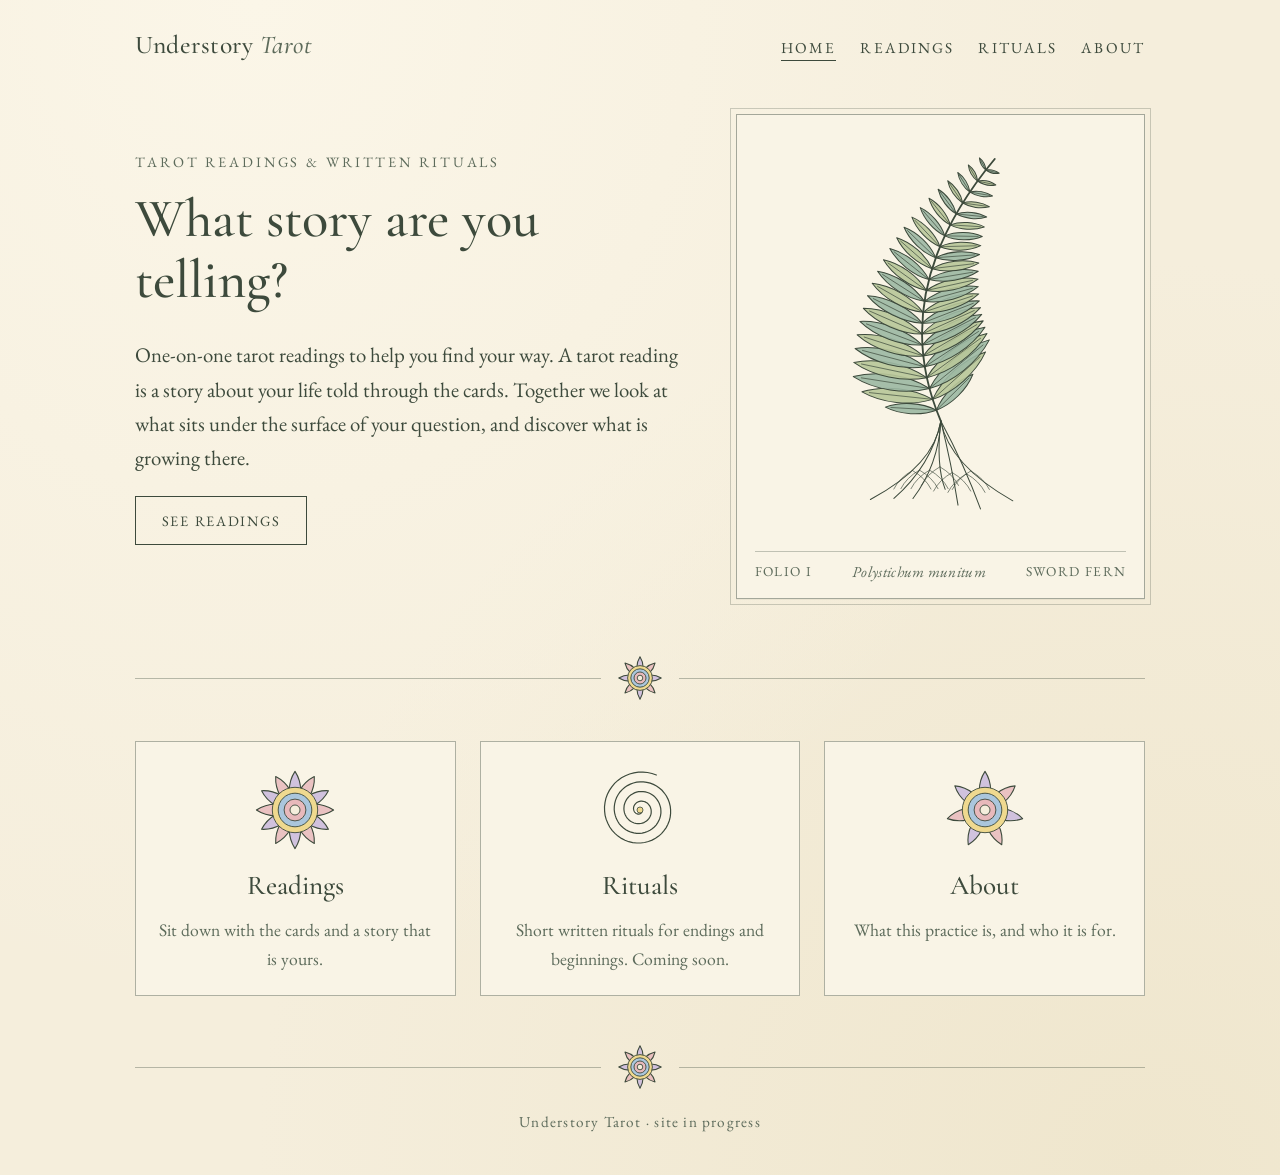
<file: index.html>
<!doctype html>
<html lang="en">
<head>
<meta charset="utf-8">
<meta name="viewport" content="width=device-width, initial-scale=1">
<meta name="robots" content="noindex, nofollow"><!-- remove this line at launch -->
<title>Understory Tarot</title>
<link rel="preconnect" href="https://fonts.googleapis.com">
<link href="https://fonts.googleapis.com/css2?family=Cormorant+Garamond:ital,wght@0,400;0,500;0,600;1,400&family=EB+Garamond:ital,wght@0,400;0,500;1,400&display=swap" rel="stylesheet">
<link rel="stylesheet" href="styles.css">
</head>
<body>
<header class="site-header">
  <a class="wordmark" href="index.html">Understory <span>Tarot</span></a>
  <nav><a href="index.html" aria-current="page">Home</a><a href="readings.html">Readings</a><a href="rituals.html">Rituals</a><a href="about.html">About</a></nav>
</header>
<main>

<section class="hero">
  <div class="hero-text">
    <p class="eyebrow">Tarot readings &amp; written rituals</p>
    <h1>What story are you telling?</h1>
    <p class="lead">One-on-one tarot readings to help you find your way. A tarot reading is a story about your life told through the cards. Together we look at what sits under the surface of your question, and discover what is growing there.</p>
    <p><a class="button" href="readings.html">See readings</a></p>
  </div>
  <figure class="folio"><svg viewBox="0 20 400 440" role="img" aria-label="Sketch of a sword fern with its roots" xmlns="http://www.w3.org/2000/svg"><g transform="translate(195.3 318.3) rotate(-86.6)"><path d="M0 0 C7.2 -16.5 7.2 -38.6 0 -55.1 C-7.2 -38.6 -7.2 -16.5 0 0Z" fill="#9db8a4" fill-opacity="0.9" stroke="#3d4a3c" stroke-width="1.1" stroke-linejoin="round"/><path d="M0 0 L0 -49.6" stroke="#3d4a3c" stroke-width=".7" fill="none"/></g><g transform="translate(195.3 318.3) rotate(45.4)"><path d="M0 0 C7.2 -16.5 7.2 -38.6 0 -55.1 C-7.2 -38.6 -7.2 -16.5 0 0Z" fill="#9db8a4" fill-opacity="0.9" stroke="#3d4a3c" stroke-width="1.1" stroke-linejoin="round"/><path d="M0 0 L0 -49.6" stroke="#3d4a3c" stroke-width=".7" fill="none"/></g><g transform="translate(191.2 306.7) rotate(-83.9)"><path d="M0 0 C9.9 -23.0 9.9 -53.6 0 -76.5 C-9.9 -53.6 -9.9 -23.0 0 0Z" fill="#b9c79a" fill-opacity="0.9" stroke="#3d4a3c" stroke-width="1.1" stroke-linejoin="round"/><path d="M0 0 L0 -68.9" stroke="#3d4a3c" stroke-width=".7" fill="none"/></g><g transform="translate(191.2 306.7) rotate(48.1)"><path d="M0 0 C9.9 -23.0 9.9 -53.6 0 -76.5 C-9.9 -53.6 -9.9 -23.0 0 0Z" fill="#b9c79a" fill-opacity="0.9" stroke="#3d4a3c" stroke-width="1.1" stroke-linejoin="round"/><path d="M0 0 L0 -68.9" stroke="#3d4a3c" stroke-width=".7" fill="none"/></g><g transform="translate(187.8 295.0) rotate(-81.1)"><path d="M0 0 C10.8 -24.9 10.8 -58.1 0 -83.0 C-10.8 -58.1 -10.8 -24.9 0 0Z" fill="#9db8a4" fill-opacity="0.9" stroke="#3d4a3c" stroke-width="1.1" stroke-linejoin="round"/><path d="M0 0 L0 -74.7" stroke="#3d4a3c" stroke-width=".7" fill="none"/></g><g transform="translate(187.8 295.0) rotate(50.9)"><path d="M0 0 C10.8 -24.9 10.8 -58.1 0 -83.0 C-10.8 -58.1 -10.8 -24.9 0 0Z" fill="#9db8a4" fill-opacity="0.9" stroke="#3d4a3c" stroke-width="1.1" stroke-linejoin="round"/><path d="M0 0 L0 -74.7" stroke="#3d4a3c" stroke-width=".7" fill="none"/></g><g transform="translate(184.9 283.3) rotate(-78.2)"><path d="M0 0 C10.4 -24.1 10.4 -56.2 0 -80.3 C-10.4 -56.2 -10.4 -24.1 0 0Z" fill="#b9c79a" fill-opacity="0.9" stroke="#3d4a3c" stroke-width="1.1" stroke-linejoin="round"/><path d="M0 0 L0 -72.2" stroke="#3d4a3c" stroke-width=".7" fill="none"/></g><g transform="translate(184.9 283.3) rotate(53.8)"><path d="M0 0 C10.4 -24.1 10.4 -56.2 0 -80.3 C-10.4 -56.2 -10.4 -24.1 0 0Z" fill="#b9c79a" fill-opacity="0.9" stroke="#3d4a3c" stroke-width="1.1" stroke-linejoin="round"/><path d="M0 0 L0 -72.2" stroke="#3d4a3c" stroke-width=".7" fill="none"/></g><g transform="translate(182.7 271.6) rotate(-75.3)"><path d="M0 0 C10.1 -23.2 10.1 -54.2 0 -77.5 C-10.1 -54.2 -10.1 -23.2 0 0Z" fill="#9db8a4" fill-opacity="0.9" stroke="#3d4a3c" stroke-width="1.1" stroke-linejoin="round"/><path d="M0 0 L0 -69.7" stroke="#3d4a3c" stroke-width=".7" fill="none"/></g><g transform="translate(182.7 271.6) rotate(56.7)"><path d="M0 0 C10.1 -23.2 10.1 -54.2 0 -77.5 C-10.1 -54.2 -10.1 -23.2 0 0Z" fill="#9db8a4" fill-opacity="0.9" stroke="#3d4a3c" stroke-width="1.1" stroke-linejoin="round"/><path d="M0 0 L0 -69.7" stroke="#3d4a3c" stroke-width=".7" fill="none"/></g><g transform="translate(181.1 259.9) rotate(-72.3)"><path d="M0 0 C9.7 -22.4 9.7 -52.3 0 -74.7 C-9.7 -52.3 -9.7 -22.4 0 0Z" fill="#b9c79a" fill-opacity="0.9" stroke="#3d4a3c" stroke-width="1.1" stroke-linejoin="round"/><path d="M0 0 L0 -67.2" stroke="#3d4a3c" stroke-width=".7" fill="none"/></g><g transform="translate(181.1 259.9) rotate(59.7)"><path d="M0 0 C9.7 -22.4 9.7 -52.3 0 -74.7 C-9.7 -52.3 -9.7 -22.4 0 0Z" fill="#b9c79a" fill-opacity="0.9" stroke="#3d4a3c" stroke-width="1.1" stroke-linejoin="round"/><path d="M0 0 L0 -67.2" stroke="#3d4a3c" stroke-width=".7" fill="none"/></g><g transform="translate(180.1 248.2) rotate(-69.3)"><path d="M0 0 C9.3 -21.6 9.3 -50.3 0 -71.9 C-9.3 -50.3 -9.3 -21.6 0 0Z" fill="#9db8a4" fill-opacity="0.9" stroke="#3d4a3c" stroke-width="1.1" stroke-linejoin="round"/><path d="M0 0 L0 -64.7" stroke="#3d4a3c" stroke-width=".7" fill="none"/></g><g transform="translate(180.1 248.2) rotate(62.7)"><path d="M0 0 C9.3 -21.6 9.3 -50.3 0 -71.9 C-9.3 -50.3 -9.3 -21.6 0 0Z" fill="#9db8a4" fill-opacity="0.9" stroke="#3d4a3c" stroke-width="1.1" stroke-linejoin="round"/><path d="M0 0 L0 -64.7" stroke="#3d4a3c" stroke-width=".7" fill="none"/></g><g transform="translate(179.8 236.4) rotate(-66.3)"><path d="M0 0 C9.0 -20.7 9.0 -48.3 0 -69.0 C-9.0 -48.3 -9.0 -20.7 0 0Z" fill="#b9c79a" fill-opacity="0.9" stroke="#3d4a3c" stroke-width="1.1" stroke-linejoin="round"/><path d="M0 0 L0 -62.1" stroke="#3d4a3c" stroke-width=".7" fill="none"/></g><g transform="translate(179.8 236.4) rotate(65.7)"><path d="M0 0 C9.0 -20.7 9.0 -48.3 0 -69.0 C-9.0 -48.3 -9.0 -20.7 0 0Z" fill="#b9c79a" fill-opacity="0.9" stroke="#3d4a3c" stroke-width="1.1" stroke-linejoin="round"/><path d="M0 0 L0 -62.1" stroke="#3d4a3c" stroke-width=".7" fill="none"/></g><g transform="translate(180.0 224.7) rotate(-63.3)"><path d="M0 0 C8.6 -19.8 8.6 -46.2 0 -66.0 C-8.6 -46.2 -8.6 -19.8 0 0Z" fill="#9db8a4" fill-opacity="0.9" stroke="#3d4a3c" stroke-width="1.1" stroke-linejoin="round"/><path d="M0 0 L0 -59.4" stroke="#3d4a3c" stroke-width=".7" fill="none"/></g><g transform="translate(180.0 224.7) rotate(68.7)"><path d="M0 0 C8.6 -19.8 8.6 -46.2 0 -66.0 C-8.6 -46.2 -8.6 -19.8 0 0Z" fill="#9db8a4" fill-opacity="0.9" stroke="#3d4a3c" stroke-width="1.1" stroke-linejoin="round"/><path d="M0 0 L0 -59.4" stroke="#3d4a3c" stroke-width=".7" fill="none"/></g><g transform="translate(180.9 213.0) rotate(-60.3)"><path d="M0 0 C8.2 -18.9 8.2 -44.1 0 -63.1 C-8.2 -44.1 -8.2 -18.9 0 0Z" fill="#b9c79a" fill-opacity="0.9" stroke="#3d4a3c" stroke-width="1.1" stroke-linejoin="round"/><path d="M0 0 L0 -56.8" stroke="#3d4a3c" stroke-width=".7" fill="none"/></g><g transform="translate(180.9 213.0) rotate(71.7)"><path d="M0 0 C8.2 -18.9 8.2 -44.1 0 -63.1 C-8.2 -44.1 -8.2 -18.9 0 0Z" fill="#b9c79a" fill-opacity="0.9" stroke="#3d4a3c" stroke-width="1.1" stroke-linejoin="round"/><path d="M0 0 L0 -56.8" stroke="#3d4a3c" stroke-width=".7" fill="none"/></g><g transform="translate(182.4 201.2) rotate(-57.3)"><path d="M0 0 C7.8 -18.0 7.8 -42.0 0 -60.0 C-7.8 -42.0 -7.8 -18.0 0 0Z" fill="#9db8a4" fill-opacity="0.9" stroke="#3d4a3c" stroke-width="1.1" stroke-linejoin="round"/><path d="M0 0 L0 -54.0" stroke="#3d4a3c" stroke-width=".7" fill="none"/></g><g transform="translate(182.4 201.2) rotate(74.7)"><path d="M0 0 C7.8 -18.0 7.8 -42.0 0 -60.0 C-7.8 -42.0 -7.8 -18.0 0 0Z" fill="#9db8a4" fill-opacity="0.9" stroke="#3d4a3c" stroke-width="1.1" stroke-linejoin="round"/><path d="M0 0 L0 -54.0" stroke="#3d4a3c" stroke-width=".7" fill="none"/></g><g transform="translate(184.5 189.5) rotate(-54.4)"><path d="M0 0 C7.4 -17.1 7.4 -39.9 0 -56.9 C-7.4 -39.9 -7.4 -17.1 0 0Z" fill="#b9c79a" fill-opacity="0.9" stroke="#3d4a3c" stroke-width="1.1" stroke-linejoin="round"/><path d="M0 0 L0 -51.3" stroke="#3d4a3c" stroke-width=".7" fill="none"/></g><g transform="translate(184.5 189.5) rotate(77.6)"><path d="M0 0 C7.4 -17.1 7.4 -39.9 0 -56.9 C-7.4 -39.9 -7.4 -17.1 0 0Z" fill="#b9c79a" fill-opacity="0.9" stroke="#3d4a3c" stroke-width="1.1" stroke-linejoin="round"/><path d="M0 0 L0 -51.3" stroke="#3d4a3c" stroke-width=".7" fill="none"/></g><g transform="translate(187.2 177.7) rotate(-51.5)"><path d="M0 0 C7.0 -16.1 7.0 -37.7 0 -53.8 C-7.0 -37.7 -7.0 -16.1 0 0Z" fill="#9db8a4" fill-opacity="0.9" stroke="#3d4a3c" stroke-width="1.1" stroke-linejoin="round"/><path d="M0 0 L0 -48.4" stroke="#3d4a3c" stroke-width=".7" fill="none"/></g><g transform="translate(187.2 177.7) rotate(80.5)"><path d="M0 0 C7.0 -16.1 7.0 -37.7 0 -53.8 C-7.0 -37.7 -7.0 -16.1 0 0Z" fill="#9db8a4" fill-opacity="0.9" stroke="#3d4a3c" stroke-width="1.1" stroke-linejoin="round"/><path d="M0 0 L0 -48.4" stroke="#3d4a3c" stroke-width=".7" fill="none"/></g><g transform="translate(190.6 166.0) rotate(-48.8)"><path d="M0 0 C6.6 -15.2 6.6 -35.4 0 -50.6 C-6.6 -35.4 -6.6 -15.2 0 0Z" fill="#b9c79a" fill-opacity="0.9" stroke="#3d4a3c" stroke-width="1.1" stroke-linejoin="round"/><path d="M0 0 L0 -45.5" stroke="#3d4a3c" stroke-width=".7" fill="none"/></g><g transform="translate(190.6 166.0) rotate(83.2)"><path d="M0 0 C6.6 -15.2 6.6 -35.4 0 -50.6 C-6.6 -35.4 -6.6 -15.2 0 0Z" fill="#b9c79a" fill-opacity="0.9" stroke="#3d4a3c" stroke-width="1.1" stroke-linejoin="round"/><path d="M0 0 L0 -45.5" stroke="#3d4a3c" stroke-width=".7" fill="none"/></g><g transform="translate(194.5 154.2) rotate(-46.1)"><path d="M0 0 C6.1 -14.2 6.1 -33.1 0 -47.3 C-6.1 -33.1 -6.1 -14.2 0 0Z" fill="#9db8a4" fill-opacity="0.9" stroke="#3d4a3c" stroke-width="1.1" stroke-linejoin="round"/><path d="M0 0 L0 -42.5" stroke="#3d4a3c" stroke-width=".7" fill="none"/></g><g transform="translate(194.5 154.2) rotate(85.9)"><path d="M0 0 C6.1 -14.2 6.1 -33.1 0 -47.3 C-6.1 -33.1 -6.1 -14.2 0 0Z" fill="#9db8a4" fill-opacity="0.9" stroke="#3d4a3c" stroke-width="1.1" stroke-linejoin="round"/><path d="M0 0 L0 -42.5" stroke="#3d4a3c" stroke-width=".7" fill="none"/></g><g transform="translate(199.1 142.4) rotate(-43.5)"><path d="M0 0 C5.7 -13.2 5.7 -30.7 0 -43.9 C-5.7 -30.7 -5.7 -13.2 0 0Z" fill="#b9c79a" fill-opacity="0.9" stroke="#3d4a3c" stroke-width="1.1" stroke-linejoin="round"/><path d="M0 0 L0 -39.5" stroke="#3d4a3c" stroke-width=".7" fill="none"/></g><g transform="translate(199.1 142.4) rotate(88.5)"><path d="M0 0 C5.7 -13.2 5.7 -30.7 0 -43.9 C-5.7 -30.7 -5.7 -13.2 0 0Z" fill="#b9c79a" fill-opacity="0.9" stroke="#3d4a3c" stroke-width="1.1" stroke-linejoin="round"/><path d="M0 0 L0 -39.5" stroke="#3d4a3c" stroke-width=".7" fill="none"/></g><g transform="translate(204.3 130.7) rotate(-41.0)"><path d="M0 0 C5.2 -12.1 5.2 -28.2 0 -40.3 C-5.2 -28.2 -5.2 -12.1 0 0Z" fill="#9db8a4" fill-opacity="0.9" stroke="#3d4a3c" stroke-width="1.1" stroke-linejoin="round"/><path d="M0 0 L0 -36.3" stroke="#3d4a3c" stroke-width=".7" fill="none"/></g><g transform="translate(204.3 130.7) rotate(91.0)"><path d="M0 0 C5.2 -12.1 5.2 -28.2 0 -40.3 C-5.2 -28.2 -5.2 -12.1 0 0Z" fill="#9db8a4" fill-opacity="0.9" stroke="#3d4a3c" stroke-width="1.1" stroke-linejoin="round"/><path d="M0 0 L0 -36.3" stroke="#3d4a3c" stroke-width=".7" fill="none"/></g><g transform="translate(210.1 118.9) rotate(-38.6)"><path d="M0 0 C4.8 -11.0 4.8 -25.7 0 -36.7 C-4.8 -25.7 -4.8 -11.0 0 0Z" fill="#b9c79a" fill-opacity="0.9" stroke="#3d4a3c" stroke-width="1.1" stroke-linejoin="round"/><path d="M0 0 L0 -33.0" stroke="#3d4a3c" stroke-width=".7" fill="none"/></g><g transform="translate(210.1 118.9) rotate(93.4)"><path d="M0 0 C4.8 -11.0 4.8 -25.7 0 -36.7 C-4.8 -25.7 -4.8 -11.0 0 0Z" fill="#b9c79a" fill-opacity="0.9" stroke="#3d4a3c" stroke-width="1.1" stroke-linejoin="round"/><path d="M0 0 L0 -33.0" stroke="#3d4a3c" stroke-width=".7" fill="none"/></g><g transform="translate(216.6 107.1) rotate(-36.3)"><path d="M0 0 C4.3 -9.9 4.3 -23.0 0 -32.9 C-4.3 -23.0 -4.3 -9.9 0 0Z" fill="#9db8a4" fill-opacity="0.9" stroke="#3d4a3c" stroke-width="1.1" stroke-linejoin="round"/><path d="M0 0 L0 -29.6" stroke="#3d4a3c" stroke-width=".7" fill="none"/></g><g transform="translate(216.6 107.1) rotate(95.7)"><path d="M0 0 C4.3 -9.9 4.3 -23.0 0 -32.9 C-4.3 -23.0 -4.3 -9.9 0 0Z" fill="#9db8a4" fill-opacity="0.9" stroke="#3d4a3c" stroke-width="1.1" stroke-linejoin="round"/><path d="M0 0 L0 -29.6" stroke="#3d4a3c" stroke-width=".7" fill="none"/></g><g transform="translate(223.6 95.3) rotate(-34.1)"><path d="M0 0 C3.8 -8.7 3.8 -20.2 0 -28.9 C-3.8 -20.2 -3.8 -8.7 0 0Z" fill="#b9c79a" fill-opacity="0.9" stroke="#3d4a3c" stroke-width="1.1" stroke-linejoin="round"/><path d="M0 0 L0 -26.0" stroke="#3d4a3c" stroke-width=".7" fill="none"/></g><g transform="translate(223.6 95.3) rotate(97.9)"><path d="M0 0 C3.8 -8.7 3.8 -20.2 0 -28.9 C-3.8 -20.2 -3.8 -8.7 0 0Z" fill="#b9c79a" fill-opacity="0.9" stroke="#3d4a3c" stroke-width="1.1" stroke-linejoin="round"/><path d="M0 0 L0 -26.0" stroke="#3d4a3c" stroke-width=".7" fill="none"/></g><g transform="translate(231.3 83.5) rotate(-32.0)"><path d="M0 0 C3.2 -7.4 3.2 -17.3 0 -24.7 C-3.2 -17.3 -3.2 -7.4 0 0Z" fill="#9db8a4" fill-opacity="0.9" stroke="#3d4a3c" stroke-width="1.1" stroke-linejoin="round"/><path d="M0 0 L0 -22.2" stroke="#3d4a3c" stroke-width=".7" fill="none"/></g><g transform="translate(231.3 83.5) rotate(100.0)"><path d="M0 0 C3.2 -7.4 3.2 -17.3 0 -24.7 C-3.2 -17.3 -3.2 -7.4 0 0Z" fill="#9db8a4" fill-opacity="0.9" stroke="#3d4a3c" stroke-width="1.1" stroke-linejoin="round"/><path d="M0 0 L0 -22.2" stroke="#3d4a3c" stroke-width=".7" fill="none"/></g><g transform="translate(239.6 71.7) rotate(-30.0)"><path d="M0 0 C2.6 -6.0 2.6 -14.0 0 -20.0 C-2.6 -14.0 -2.6 -6.0 0 0Z" fill="#b9c79a" fill-opacity="0.9" stroke="#3d4a3c" stroke-width="1.1" stroke-linejoin="round"/><path d="M0 0 L0 -18.0" stroke="#3d4a3c" stroke-width=".7" fill="none"/></g><g transform="translate(239.6 71.7) rotate(102.0)"><path d="M0 0 C2.6 -6.0 2.6 -14.0 0 -20.0 C-2.6 -14.0 -2.6 -6.0 0 0Z" fill="#b9c79a" fill-opacity="0.9" stroke="#3d4a3c" stroke-width="1.1" stroke-linejoin="round"/><path d="M0 0 L0 -18.0" stroke="#3d4a3c" stroke-width=".7" fill="none"/></g><g transform="translate(248.5 59.8) rotate(-28.1)"><path d="M0 0 C1.9 -4.4 1.9 -10.3 0 -14.7 C-1.9 -10.3 -1.9 -4.4 0 0Z" fill="#9db8a4" fill-opacity="0.9" stroke="#3d4a3c" stroke-width="1.1" stroke-linejoin="round"/><path d="M0 0 L0 -13.3" stroke="#3d4a3c" stroke-width=".7" fill="none"/></g><g transform="translate(248.5 59.8) rotate(103.9)"><path d="M0 0 C1.9 -4.4 1.9 -10.3 0 -14.7 C-1.9 -10.3 -1.9 -4.4 0 0Z" fill="#9db8a4" fill-opacity="0.9" stroke="#3d4a3c" stroke-width="1.1" stroke-linejoin="round"/><path d="M0 0 L0 -13.3" stroke="#3d4a3c" stroke-width=".7" fill="none"/></g><path d="M200 330 Q140 190 258 48" fill="none" stroke="#3d4a3c" stroke-width="2" stroke-linecap="round"/><path d="M200.0 330.0 Q193.1 377.5 124.2 414.5" fill="none" stroke="#3d4a3c" stroke-width="1.1" stroke-linecap="round"/><path d="M169.4 383.2 q-14.0 8.0 -20.0 20.0" fill="none" stroke="#3d4a3c" stroke-width=".7" stroke-linecap="round"/><path d="M169.4 383.2 q14.0 8.0 20.0 20.0" fill="none" stroke="#3d4a3c" stroke-width=".7" stroke-linecap="round"/><path d="M200.0 330.0 Q189.9 377.5 149.5 413.3" fill="none" stroke="#3d4a3c" stroke-width="1.1" stroke-linecap="round"/><path d="M177.0 382.8 q-14.0 8.0 -20.0 20.0" fill="none" stroke="#3d4a3c" stroke-width=".7" stroke-linecap="round"/><path d="M177.0 382.8 q14.0 8.0 20.0 20.0" fill="none" stroke="#3d4a3c" stroke-width=".7" stroke-linecap="round"/><path d="M200.0 330.0 Q197.4 377.5 170.0 413.4" fill="none" stroke="#3d4a3c" stroke-width="1.1" stroke-linecap="round"/><path d="M187.9 382.8 q-14.0 8.0 -20.0 20.0" fill="none" stroke="#3d4a3c" stroke-width=".7" stroke-linecap="round"/><path d="M187.9 382.8 q14.0 8.0 20.0 20.0" fill="none" stroke="#3d4a3c" stroke-width=".7" stroke-linecap="round"/><path d="M200.0 330.0 Q194.5 377.5 204.7 403.5" fill="none" stroke="#3d4a3c" stroke-width="1.1" stroke-linecap="round"/><path d="M199.0 379.3 q-14.0 8.0 -20.0 20.0" fill="none" stroke="#3d4a3c" stroke-width=".7" stroke-linecap="round"/><path d="M199.0 379.3 q14.0 8.0 20.0 20.0" fill="none" stroke="#3d4a3c" stroke-width=".7" stroke-linecap="round"/><path d="M200.0 330.0 Q211.7 377.5 218.5 420.5" fill="none" stroke="#3d4a3c" stroke-width="1.1" stroke-linecap="round"/><path d="M212.2 385.4 q-14.0 8.0 -20.0 20.0" fill="none" stroke="#3d4a3c" stroke-width=".7" stroke-linecap="round"/><path d="M212.2 385.4 q14.0 8.0 20.0 20.0" fill="none" stroke="#3d4a3c" stroke-width=".7" stroke-linecap="round"/><path d="M200.0 330.0 Q225.5 377.5 242.7 424.6" fill="none" stroke="#3d4a3c" stroke-width="1.1" stroke-linecap="round"/><path d="M227.6 386.8 q-14.0 8.0 -20.0 20.0" fill="none" stroke="#3d4a3c" stroke-width=".7" stroke-linecap="round"/><path d="M227.6 386.8 q14.0 8.0 20.0 20.0" fill="none" stroke="#3d4a3c" stroke-width=".7" stroke-linecap="round"/><path d="M200.0 330.0 Q209.2 377.5 277.5 415.9" fill="none" stroke="#3d4a3c" stroke-width="1.1" stroke-linecap="round"/><path d="M232.3 383.7 q-14.0 8.0 -20.0 20.0" fill="none" stroke="#3d4a3c" stroke-width=".7" stroke-linecap="round"/><path d="M232.3 383.7 q14.0 8.0 20.0 20.0" fill="none" stroke="#3d4a3c" stroke-width=".7" stroke-linecap="round"/></svg><figcaption><span class="num">Folio I</span><span class="latin">Polystichum munitum</span><span class="common">Sword fern</span></figcaption></figure>
</section>
<div class="divider" aria-hidden="true"><span class="line"></span><span class="mark"><svg viewBox="0 0 46 46" role="img" aria-label="Concentric circle and petal motif" xmlns="http://www.w3.org/2000/svg"><g transform="translate(23.0 23.0) rotate(0.0)"><path d="M0 0 C4.1 -6.3 4.1 -14.8 0 -21.2 C-4.1 -14.8 -4.1 -6.3 0 0Z" fill="#c9b9dc" fill-opacity="0.85" stroke="#3d4a3c" stroke-width="1.1" stroke-linejoin="round"/></g><g transform="translate(23.0 23.0) rotate(45.0)"><path d="M0 0 C4.1 -6.3 4.1 -14.8 0 -21.2 C-4.1 -14.8 -4.1 -6.3 0 0Z" fill="#e8b9bb" fill-opacity="0.85" stroke="#3d4a3c" stroke-width="1.1" stroke-linejoin="round"/></g><g transform="translate(23.0 23.0) rotate(90.0)"><path d="M0 0 C4.1 -6.3 4.1 -14.8 0 -21.2 C-4.1 -14.8 -4.1 -6.3 0 0Z" fill="#c9b9dc" fill-opacity="0.85" stroke="#3d4a3c" stroke-width="1.1" stroke-linejoin="round"/></g><g transform="translate(23.0 23.0) rotate(135.0)"><path d="M0 0 C4.1 -6.3 4.1 -14.8 0 -21.2 C-4.1 -14.8 -4.1 -6.3 0 0Z" fill="#e8b9bb" fill-opacity="0.85" stroke="#3d4a3c" stroke-width="1.1" stroke-linejoin="round"/></g><g transform="translate(23.0 23.0) rotate(180.0)"><path d="M0 0 C4.1 -6.3 4.1 -14.8 0 -21.2 C-4.1 -14.8 -4.1 -6.3 0 0Z" fill="#c9b9dc" fill-opacity="0.85" stroke="#3d4a3c" stroke-width="1.1" stroke-linejoin="round"/></g><g transform="translate(23.0 23.0) rotate(225.0)"><path d="M0 0 C4.1 -6.3 4.1 -14.8 0 -21.2 C-4.1 -14.8 -4.1 -6.3 0 0Z" fill="#e8b9bb" fill-opacity="0.85" stroke="#3d4a3c" stroke-width="1.1" stroke-linejoin="round"/></g><g transform="translate(23.0 23.0) rotate(270.0)"><path d="M0 0 C4.1 -6.3 4.1 -14.8 0 -21.2 C-4.1 -14.8 -4.1 -6.3 0 0Z" fill="#c9b9dc" fill-opacity="0.85" stroke="#3d4a3c" stroke-width="1.1" stroke-linejoin="round"/></g><g transform="translate(23.0 23.0) rotate(315.0)"><path d="M0 0 C4.1 -6.3 4.1 -14.8 0 -21.2 C-4.1 -14.8 -4.1 -6.3 0 0Z" fill="#e8b9bb" fill-opacity="0.85" stroke="#3d4a3c" stroke-width="1.1" stroke-linejoin="round"/></g><circle cx="23.0" cy="23.0" r="12.4" fill="#efd98f" stroke="#3d4a3c" stroke-width=".9"/><circle cx="23.0" cy="23.0" r="9.2" fill="#aac6dc" stroke="#3d4a3c" stroke-width=".9"/><circle cx="23.0" cy="23.0" r="6.0" fill="#e8b9bb" stroke="#3d4a3c" stroke-width=".9"/><circle cx="23.0" cy="23.0" r="2.8" fill="#f5eedc" stroke="#3d4a3c" stroke-width=".9"/></svg></span><span class="line"></span></div>
<section class="trio">
  <a class="card" href="readings.html"><span class="card-mark"><svg viewBox="0 0 84 84" role="img" aria-label="Concentric circle and petal motif" xmlns="http://www.w3.org/2000/svg"><g transform="translate(42.0 42.0) rotate(0.0)"><path d="M0 0 C7.6 -11.6 7.6 -27.0 0 -38.6 C-7.6 -27.0 -7.6 -11.6 0 0Z" fill="#c9b9dc" fill-opacity="0.85" stroke="#3d4a3c" stroke-width="1.1" stroke-linejoin="round"/></g><g transform="translate(42.0 42.0) rotate(30.0)"><path d="M0 0 C7.6 -11.6 7.6 -27.0 0 -38.6 C-7.6 -27.0 -7.6 -11.6 0 0Z" fill="#e8b9bb" fill-opacity="0.85" stroke="#3d4a3c" stroke-width="1.1" stroke-linejoin="round"/></g><g transform="translate(42.0 42.0) rotate(60.0)"><path d="M0 0 C7.6 -11.6 7.6 -27.0 0 -38.6 C-7.6 -27.0 -7.6 -11.6 0 0Z" fill="#c9b9dc" fill-opacity="0.85" stroke="#3d4a3c" stroke-width="1.1" stroke-linejoin="round"/></g><g transform="translate(42.0 42.0) rotate(90.0)"><path d="M0 0 C7.6 -11.6 7.6 -27.0 0 -38.6 C-7.6 -27.0 -7.6 -11.6 0 0Z" fill="#e8b9bb" fill-opacity="0.85" stroke="#3d4a3c" stroke-width="1.1" stroke-linejoin="round"/></g><g transform="translate(42.0 42.0) rotate(120.0)"><path d="M0 0 C7.6 -11.6 7.6 -27.0 0 -38.6 C-7.6 -27.0 -7.6 -11.6 0 0Z" fill="#c9b9dc" fill-opacity="0.85" stroke="#3d4a3c" stroke-width="1.1" stroke-linejoin="round"/></g><g transform="translate(42.0 42.0) rotate(150.0)"><path d="M0 0 C7.6 -11.6 7.6 -27.0 0 -38.6 C-7.6 -27.0 -7.6 -11.6 0 0Z" fill="#e8b9bb" fill-opacity="0.85" stroke="#3d4a3c" stroke-width="1.1" stroke-linejoin="round"/></g><g transform="translate(42.0 42.0) rotate(180.0)"><path d="M0 0 C7.6 -11.6 7.6 -27.0 0 -38.6 C-7.6 -27.0 -7.6 -11.6 0 0Z" fill="#c9b9dc" fill-opacity="0.85" stroke="#3d4a3c" stroke-width="1.1" stroke-linejoin="round"/></g><g transform="translate(42.0 42.0) rotate(210.0)"><path d="M0 0 C7.6 -11.6 7.6 -27.0 0 -38.6 C-7.6 -27.0 -7.6 -11.6 0 0Z" fill="#e8b9bb" fill-opacity="0.85" stroke="#3d4a3c" stroke-width="1.1" stroke-linejoin="round"/></g><g transform="translate(42.0 42.0) rotate(240.0)"><path d="M0 0 C7.6 -11.6 7.6 -27.0 0 -38.6 C-7.6 -27.0 -7.6 -11.6 0 0Z" fill="#c9b9dc" fill-opacity="0.85" stroke="#3d4a3c" stroke-width="1.1" stroke-linejoin="round"/></g><g transform="translate(42.0 42.0) rotate(270.0)"><path d="M0 0 C7.6 -11.6 7.6 -27.0 0 -38.6 C-7.6 -27.0 -7.6 -11.6 0 0Z" fill="#e8b9bb" fill-opacity="0.85" stroke="#3d4a3c" stroke-width="1.1" stroke-linejoin="round"/></g><g transform="translate(42.0 42.0) rotate(300.0)"><path d="M0 0 C7.6 -11.6 7.6 -27.0 0 -38.6 C-7.6 -27.0 -7.6 -11.6 0 0Z" fill="#c9b9dc" fill-opacity="0.85" stroke="#3d4a3c" stroke-width="1.1" stroke-linejoin="round"/></g><g transform="translate(42.0 42.0) rotate(330.0)"><path d="M0 0 C7.6 -11.6 7.6 -27.0 0 -38.6 C-7.6 -27.0 -7.6 -11.6 0 0Z" fill="#e8b9bb" fill-opacity="0.85" stroke="#3d4a3c" stroke-width="1.1" stroke-linejoin="round"/></g><circle cx="42.0" cy="42.0" r="22.7" fill="#efd98f" stroke="#3d4a3c" stroke-width=".9"/><circle cx="42.0" cy="42.0" r="16.8" fill="#aac6dc" stroke="#3d4a3c" stroke-width=".9"/><circle cx="42.0" cy="42.0" r="10.9" fill="#e8b9bb" stroke="#3d4a3c" stroke-width=".9"/><circle cx="42.0" cy="42.0" r="5.0" fill="#f5eedc" stroke="#3d4a3c" stroke-width=".9"/></svg></span><h2>Readings</h2><p>Sit down with the cards and a story that is yours.</p></a>
  <a class="card" href="rituals.html"><span class="card-mark"><svg viewBox="0 0 84 84" role="img" aria-label="Spiral motif" xmlns="http://www.w3.org/2000/svg"><path d="M43.4 42.0 L43.6 42.2 L43.7 42.4 L43.8 42.7 L43.9 43.0 L43.9 43.3 L43.9 43.7 L43.8 44.0 L43.7 44.4 L43.4 44.7 L43.2 45.0 L42.9 45.3 L42.5 45.6 L42.0 45.8 L41.6 46.0 L41.0 46.1 L40.5 46.1 L39.9 46.1 L39.4 45.9 L38.8 45.7 L38.2 45.5 L37.7 45.1 L37.2 44.6 L36.7 44.1 L36.3 43.5 L36.0 42.9 L35.8 42.1 L35.6 41.4 L35.5 40.6 L35.6 39.7 L35.7 38.9 L36.0 38.1 L36.4 37.3 L36.8 36.5 L37.4 35.8 L38.1 35.1 L38.9 34.5 L39.8 34.0 L40.7 33.6 L41.7 33.4 L42.8 33.2 L43.9 33.2 L45.0 33.3 L46.1 33.5 L47.2 33.9 L48.2 34.5 L49.2 35.1 L50.1 35.9 L50.9 36.8 L51.7 37.9 L52.3 39.0 L52.7 40.2 L53.1 41.5 L53.2 42.9 L53.2 44.2 L53.1 45.6 L52.7 47.0 L52.2 48.3 L51.5 49.6 L50.6 50.8 L49.6 52.0 L48.5 53.0 L47.2 53.8 L45.8 54.6 L44.3 55.1 L42.7 55.5 L41.1 55.6 L39.4 55.6 L37.8 55.4 L36.1 55.0 L34.5 54.3 L33.0 53.5 L31.5 52.5 L30.2 51.2 L29.0 49.9 L28.0 48.3 L27.2 46.7 L26.5 44.9 L26.1 43.0 L25.9 41.1 L26.0 39.2 L26.2 37.2 L26.8 35.3 L27.5 33.4 L28.5 31.6 L29.7 30.0 L31.1 28.4 L32.7 27.1 L34.5 25.9 L36.4 24.9 L38.5 24.2 L40.6 23.7 L42.8 23.5 L45.1 23.6 L47.3 23.9 L49.5 24.5 L51.6 25.3 L53.7 26.5 L55.6 27.8 L57.3 29.4 L58.9 31.3 L60.2 33.3 L61.3 35.5 L62.1 37.8 L62.7 40.2 L62.9 42.7 L62.9 45.2 L62.5 47.8 L61.8 50.2 L60.9 52.6 L59.6 54.9 L58.1 57.1 L56.3 59.0 L54.2 60.8 L52.0 62.3 L49.5 63.5 L47.0 64.4 L44.2 65.1 L41.5 65.3 L38.6 65.3 L35.8 64.9 L33.1 64.2 L30.4 63.1 L27.8 61.7 L25.5 60.0 L23.3 58.0 L21.3 55.8 L19.7 53.3 L18.3 50.6 L17.3 47.7 L16.6 44.8 L16.2 41.7 L16.3 38.6 L16.7 35.5 L17.5 32.4 L18.6 29.5 L20.1 26.7 L22.0 24.0 L24.2 21.6 L26.6 19.5 L29.4 17.6 L32.3 16.1 L35.4 15.0 L38.7 14.2 L42.0 13.8 L45.4 13.8 L48.8 14.3 L52.2 15.1 L55.4 16.4 L58.5 18.0 L61.3 20.0 L64.0 22.3 L66.3 25.0 L68.4 28.0 L70.0 31.1 L71.3 34.5 L72.2 38.1 L72.6 41.7 L72.6 45.4 L72.2 49.1 L71.3 52.7 L69.9 56.2 L68.2 59.6 L66.0 62.7 L63.5 65.6 L60.7 68.1 L57.5 70.3 L54.1 72.1 L50.4 73.5 L46.6 74.5 L42.7 75.0 L38.7 75.0 L34.7 74.6 L30.8 73.7 L27.0 72.3 L23.4 70.4 L20.0 68.1 L16.9 65.4 L14.1 62.4 L11.7 59.0 L9.8 55.3 L8.2 51.4 L7.1 47.3 L6.6 43.1 L6.5 38.8 L7.0 34.6 L7.9 30.4 L9.4 26.3 L11.4 22.4 L13.8 18.8 L16.6 15.4 L19.9 12.4 L23.5 9.8 L27.4 7.7 L31.6 6.0 L35.9 4.8 L40.4 4.2 L45.0 4.1 L49.5 4.5 L54.0 5.5 L58.4 7.0" fill="none" stroke="#3d4a3c" stroke-width="1.2" stroke-linecap="round"/><circle cx="42.0" cy="42.0" r="3" fill="#efd98f" stroke="#3d4a3c" stroke-width=".8"/></svg></span><h2>Rituals</h2><p>Short written rituals for endings and beginnings. Coming soon.</p></a>
  <a class="card" href="about.html"><span class="card-mark"><svg viewBox="0 0 84 84" role="img" aria-label="Concentric circle and petal motif" xmlns="http://www.w3.org/2000/svg"><g transform="translate(42.0 42.0) rotate(0.0)"><path d="M0 0 C7.6 -11.6 7.6 -27.0 0 -38.6 C-7.6 -27.0 -7.6 -11.6 0 0Z" fill="#c9b9dc" fill-opacity="0.85" stroke="#3d4a3c" stroke-width="1.1" stroke-linejoin="round"/></g><g transform="translate(42.0 42.0) rotate(51.4)"><path d="M0 0 C7.6 -11.6 7.6 -27.0 0 -38.6 C-7.6 -27.0 -7.6 -11.6 0 0Z" fill="#e8b9bb" fill-opacity="0.85" stroke="#3d4a3c" stroke-width="1.1" stroke-linejoin="round"/></g><g transform="translate(42.0 42.0) rotate(102.9)"><path d="M0 0 C7.6 -11.6 7.6 -27.0 0 -38.6 C-7.6 -27.0 -7.6 -11.6 0 0Z" fill="#c9b9dc" fill-opacity="0.85" stroke="#3d4a3c" stroke-width="1.1" stroke-linejoin="round"/></g><g transform="translate(42.0 42.0) rotate(154.3)"><path d="M0 0 C7.6 -11.6 7.6 -27.0 0 -38.6 C-7.6 -27.0 -7.6 -11.6 0 0Z" fill="#e8b9bb" fill-opacity="0.85" stroke="#3d4a3c" stroke-width="1.1" stroke-linejoin="round"/></g><g transform="translate(42.0 42.0) rotate(205.7)"><path d="M0 0 C7.6 -11.6 7.6 -27.0 0 -38.6 C-7.6 -27.0 -7.6 -11.6 0 0Z" fill="#c9b9dc" fill-opacity="0.85" stroke="#3d4a3c" stroke-width="1.1" stroke-linejoin="round"/></g><g transform="translate(42.0 42.0) rotate(257.1)"><path d="M0 0 C7.6 -11.6 7.6 -27.0 0 -38.6 C-7.6 -27.0 -7.6 -11.6 0 0Z" fill="#e8b9bb" fill-opacity="0.85" stroke="#3d4a3c" stroke-width="1.1" stroke-linejoin="round"/></g><g transform="translate(42.0 42.0) rotate(308.6)"><path d="M0 0 C7.6 -11.6 7.6 -27.0 0 -38.6 C-7.6 -27.0 -7.6 -11.6 0 0Z" fill="#c9b9dc" fill-opacity="0.85" stroke="#3d4a3c" stroke-width="1.1" stroke-linejoin="round"/></g><circle cx="42.0" cy="42.0" r="22.7" fill="#efd98f" stroke="#3d4a3c" stroke-width=".9"/><circle cx="42.0" cy="42.0" r="16.8" fill="#aac6dc" stroke="#3d4a3c" stroke-width=".9"/><circle cx="42.0" cy="42.0" r="10.9" fill="#e8b9bb" stroke="#3d4a3c" stroke-width=".9"/><circle cx="42.0" cy="42.0" r="5.0" fill="#f5eedc" stroke="#3d4a3c" stroke-width=".9"/></svg></span><h2>About</h2><p>What this practice is, and who it is for.</p></a>
</section>

</main>
<footer class="site-footer">
  <div class="divider" aria-hidden="true"><span class="line"></span><span class="mark"><svg viewBox="0 0 46 46" role="img" aria-label="Concentric circle and petal motif" xmlns="http://www.w3.org/2000/svg"><g transform="translate(23.0 23.0) rotate(0.0)"><path d="M0 0 C4.1 -6.3 4.1 -14.8 0 -21.2 C-4.1 -14.8 -4.1 -6.3 0 0Z" fill="#c9b9dc" fill-opacity="0.85" stroke="#3d4a3c" stroke-width="1.1" stroke-linejoin="round"/></g><g transform="translate(23.0 23.0) rotate(45.0)"><path d="M0 0 C4.1 -6.3 4.1 -14.8 0 -21.2 C-4.1 -14.8 -4.1 -6.3 0 0Z" fill="#e8b9bb" fill-opacity="0.85" stroke="#3d4a3c" stroke-width="1.1" stroke-linejoin="round"/></g><g transform="translate(23.0 23.0) rotate(90.0)"><path d="M0 0 C4.1 -6.3 4.1 -14.8 0 -21.2 C-4.1 -14.8 -4.1 -6.3 0 0Z" fill="#c9b9dc" fill-opacity="0.85" stroke="#3d4a3c" stroke-width="1.1" stroke-linejoin="round"/></g><g transform="translate(23.0 23.0) rotate(135.0)"><path d="M0 0 C4.1 -6.3 4.1 -14.8 0 -21.2 C-4.1 -14.8 -4.1 -6.3 0 0Z" fill="#e8b9bb" fill-opacity="0.85" stroke="#3d4a3c" stroke-width="1.1" stroke-linejoin="round"/></g><g transform="translate(23.0 23.0) rotate(180.0)"><path d="M0 0 C4.1 -6.3 4.1 -14.8 0 -21.2 C-4.1 -14.8 -4.1 -6.3 0 0Z" fill="#c9b9dc" fill-opacity="0.85" stroke="#3d4a3c" stroke-width="1.1" stroke-linejoin="round"/></g><g transform="translate(23.0 23.0) rotate(225.0)"><path d="M0 0 C4.1 -6.3 4.1 -14.8 0 -21.2 C-4.1 -14.8 -4.1 -6.3 0 0Z" fill="#e8b9bb" fill-opacity="0.85" stroke="#3d4a3c" stroke-width="1.1" stroke-linejoin="round"/></g><g transform="translate(23.0 23.0) rotate(270.0)"><path d="M0 0 C4.1 -6.3 4.1 -14.8 0 -21.2 C-4.1 -14.8 -4.1 -6.3 0 0Z" fill="#c9b9dc" fill-opacity="0.85" stroke="#3d4a3c" stroke-width="1.1" stroke-linejoin="round"/></g><g transform="translate(23.0 23.0) rotate(315.0)"><path d="M0 0 C4.1 -6.3 4.1 -14.8 0 -21.2 C-4.1 -14.8 -4.1 -6.3 0 0Z" fill="#e8b9bb" fill-opacity="0.85" stroke="#3d4a3c" stroke-width="1.1" stroke-linejoin="round"/></g><circle cx="23.0" cy="23.0" r="12.4" fill="#efd98f" stroke="#3d4a3c" stroke-width=".9"/><circle cx="23.0" cy="23.0" r="9.2" fill="#aac6dc" stroke="#3d4a3c" stroke-width=".9"/><circle cx="23.0" cy="23.0" r="6.0" fill="#e8b9bb" stroke="#3d4a3c" stroke-width=".9"/><circle cx="23.0" cy="23.0" r="2.8" fill="#f5eedc" stroke="#3d4a3c" stroke-width=".9"/></svg></span><span class="line"></span></div>
  <p>Understory Tarot &middot; site in progress</p>
</footer>
</body>
</html>
</file>
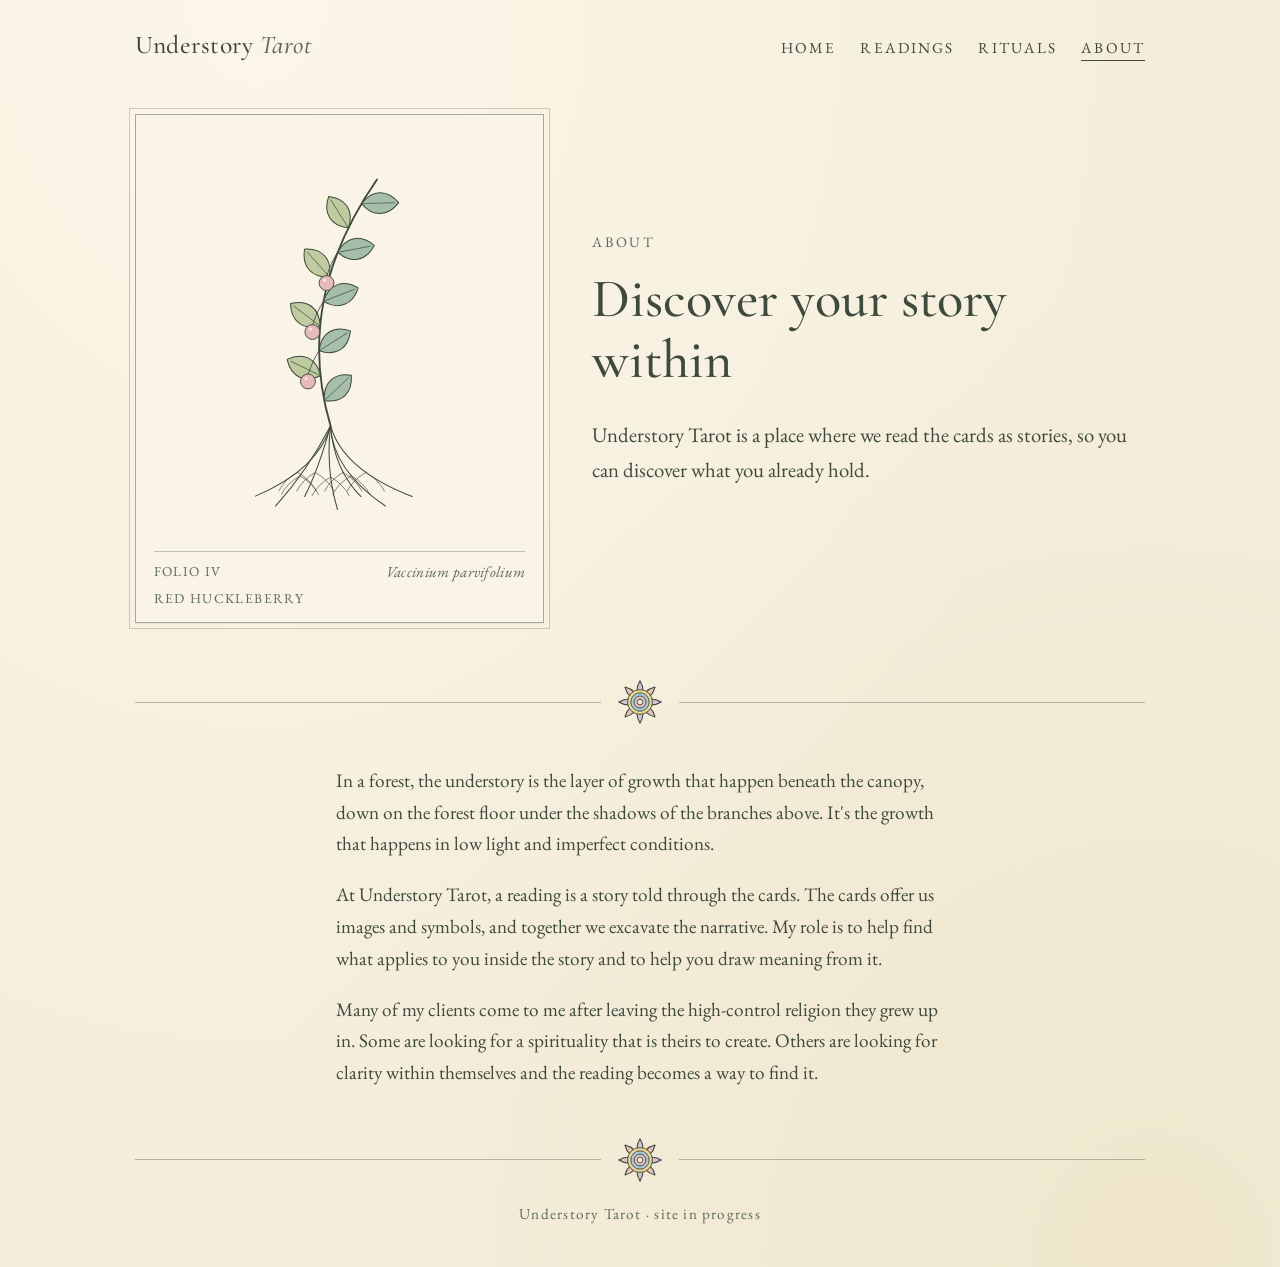
<file: about.html>
<!doctype html>
<html lang="en">
<head>
<meta charset="utf-8">
<meta name="viewport" content="width=device-width, initial-scale=1">
<meta name="robots" content="noindex, nofollow"><!-- remove this line at launch -->
<title>About · Understory Tarot</title>
<link rel="preconnect" href="https://fonts.googleapis.com">
<link href="https://fonts.googleapis.com/css2?family=Cormorant+Garamond:ital,wght@0,400;0,500;0,600;1,400&family=EB+Garamond:ital,wght@0,400;0,500;1,400&display=swap" rel="stylesheet">
<link rel="stylesheet" href="styles.css">
</head>
<body>
<header class="site-header">
  <a class="wordmark" href="index.html">Understory <span>Tarot</span></a>
  <nav><a href="index.html">Home</a><a href="readings.html">Readings</a><a href="rituals.html">Rituals</a><a href="about.html" aria-current="page">About</a></nav>
</header>
<main>

<section class="hero hero-flip">
  <figure class="folio"><svg viewBox="0 20 400 440" role="img" aria-label="Sketch of red huckleberry with berries and roots" xmlns="http://www.w3.org/2000/svg"><path d="M190 335 Q150 200 240 70" fill="none" stroke="#3d4a3c" stroke-width="2" stroke-linecap="round"/><g transform="translate(183.3 308.1) rotate(46.6)"><path d="M0 0 C15.0 -12.0 15.0 -28.0 0 -40.0 C-15.0 -28.0 -15.0 -12.0 0 0Z" fill="#9db8a4" fill-opacity="0.9" stroke="#3d4a3c" stroke-width="1.1" stroke-linejoin="round"/><path d="M0 0 L0 -36.0" stroke="#3d4a3c" stroke-width=".7" fill="none"/></g><g transform="translate(179.2 281.2) rotate(-64.0)"><path d="M0 0 C15.0 -12.0 15.0 -28.0 0 -40.0 C-15.0 -28.0 -15.0 -12.0 0 0Z" fill="#b9c79a" fill-opacity="0.9" stroke="#3d4a3c" stroke-width="1.1" stroke-linejoin="round"/><path d="M0 0 L0 -36.0" stroke="#3d4a3c" stroke-width=".7" fill="none"/></g><g transform="translate(177.7 254.4) rotate(57.6)"><path d="M0 0 C15.0 -12.0 15.0 -28.0 0 -40.0 C-15.0 -28.0 -15.0 -12.0 0 0Z" fill="#9db8a4" fill-opacity="0.9" stroke="#3d4a3c" stroke-width="1.1" stroke-linejoin="round"/><path d="M0 0 L0 -36.0" stroke="#3d4a3c" stroke-width=".7" fill="none"/></g><path d="M177.7 254.4 Q171.7 262.4 165.7 280.4" stroke="#3d4a3c" fill="none" stroke-width=".9"/><circle cx="165.7" cy="287.4" r="8" fill="#e8b9bb" stroke="#3d4a3c" stroke-width="1"/><circle cx="163.7" cy="284.4" r="1.6" fill="#f5eedc"/><g transform="translate(178.8 227.8) rotate(-52.8)"><path d="M0 0 C15.0 -12.0 15.0 -28.0 0 -40.0 C-15.0 -28.0 -15.0 -12.0 0 0Z" fill="#b9c79a" fill-opacity="0.9" stroke="#3d4a3c" stroke-width="1.1" stroke-linejoin="round"/><path d="M0 0 L0 -36.0" stroke="#3d4a3c" stroke-width=".7" fill="none"/></g><g transform="translate(182.5 201.2) rotate(68.7)"><path d="M0 0 C15.0 -12.0 15.0 -28.0 0 -40.0 C-15.0 -28.0 -15.0 -12.0 0 0Z" fill="#9db8a4" fill-opacity="0.9" stroke="#3d4a3c" stroke-width="1.1" stroke-linejoin="round"/><path d="M0 0 L0 -36.0" stroke="#3d4a3c" stroke-width=".7" fill="none"/></g><path d="M182.5 201.2 Q176.5 209.2 170.5 227.2" stroke="#3d4a3c" fill="none" stroke-width=".9"/><circle cx="170.5" cy="234.2" r="8" fill="#e8b9bb" stroke="#3d4a3c" stroke-width="1"/><circle cx="168.5" cy="231.2" r="1.6" fill="#f5eedc"/><g transform="translate(188.8 174.8) rotate(-41.9)"><path d="M0 0 C15.0 -12.0 15.0 -28.0 0 -40.0 C-15.0 -28.0 -15.0 -12.0 0 0Z" fill="#b9c79a" fill-opacity="0.9" stroke="#3d4a3c" stroke-width="1.1" stroke-linejoin="round"/><path d="M0 0 L0 -36.0" stroke="#3d4a3c" stroke-width=".7" fill="none"/></g><g transform="translate(197.7 148.5) rotate(79.2)"><path d="M0 0 C15.0 -12.0 15.0 -28.0 0 -40.0 C-15.0 -28.0 -15.0 -12.0 0 0Z" fill="#9db8a4" fill-opacity="0.9" stroke="#3d4a3c" stroke-width="1.1" stroke-linejoin="round"/><path d="M0 0 L0 -36.0" stroke="#3d4a3c" stroke-width=".7" fill="none"/></g><path d="M197.7 148.5 Q191.7 156.5 185.7 174.5" stroke="#3d4a3c" fill="none" stroke-width=".9"/><circle cx="185.7" cy="181.5" r="8" fill="#e8b9bb" stroke="#3d4a3c" stroke-width="1"/><circle cx="183.7" cy="178.5" r="1.6" fill="#f5eedc"/><g transform="translate(209.2 122.2) rotate(-32.0)"><path d="M0 0 C15.0 -12.0 15.0 -28.0 0 -40.0 C-15.0 -28.0 -15.0 -12.0 0 0Z" fill="#b9c79a" fill-opacity="0.9" stroke="#3d4a3c" stroke-width="1.1" stroke-linejoin="round"/><path d="M0 0 L0 -36.0" stroke="#3d4a3c" stroke-width=".7" fill="none"/></g><g transform="translate(223.3 96.0) rotate(88.5)"><path d="M0 0 C15.0 -12.0 15.0 -28.0 0 -40.0 C-15.0 -28.0 -15.0 -12.0 0 0Z" fill="#9db8a4" fill-opacity="0.9" stroke="#3d4a3c" stroke-width="1.1" stroke-linejoin="round"/><path d="M0 0 L0 -36.0" stroke="#3d4a3c" stroke-width=".7" fill="none"/></g><path d="M190.0 335.0 Q176.5 382.5 109.2 410.8" fill="none" stroke="#3d4a3c" stroke-width="1.1" stroke-linecap="round"/><path d="M154.4 385.1 q-14.0 8.0 -20.0 20.0" fill="none" stroke="#3d4a3c" stroke-width=".7" stroke-linecap="round"/><path d="M154.4 385.1 q14.0 8.0 20.0 20.0" fill="none" stroke="#3d4a3c" stroke-width=".7" stroke-linecap="round"/><path d="M190.0 335.0 Q165.9 382.5 130.8 421.5" fill="none" stroke="#3d4a3c" stroke-width="1.1" stroke-linecap="round"/><path d="M157.1 389.0 q-14.0 8.0 -20.0 20.0" fill="none" stroke="#3d4a3c" stroke-width=".7" stroke-linecap="round"/><path d="M157.1 389.0 q14.0 8.0 20.0 20.0" fill="none" stroke="#3d4a3c" stroke-width=".7" stroke-linecap="round"/><path d="M190.0 335.0 Q176.9 382.5 162.1 411.3" fill="none" stroke="#3d4a3c" stroke-width="1.1" stroke-linecap="round"/><path d="M173.6 385.3 q-14.0 8.0 -20.0 20.0" fill="none" stroke="#3d4a3c" stroke-width=".7" stroke-linecap="round"/><path d="M173.6 385.3 q14.0 8.0 20.0 20.0" fill="none" stroke="#3d4a3c" stroke-width=".7" stroke-linecap="round"/><path d="M190.0 335.0 Q184.5 382.5 197.5 425.3" fill="none" stroke="#3d4a3c" stroke-width="1.1" stroke-linecap="round"/><path d="M190.1 390.3 q-14.0 8.0 -20.0 20.0" fill="none" stroke="#3d4a3c" stroke-width=".7" stroke-linecap="round"/><path d="M190.1 390.3 q14.0 8.0 20.0 20.0" fill="none" stroke="#3d4a3c" stroke-width=".7" stroke-linecap="round"/><path d="M190.0 335.0 Q193.7 382.5 222.8 411.3" fill="none" stroke="#3d4a3c" stroke-width="1.1" stroke-linecap="round"/><path d="M203.6 385.3 q-14.0 8.0 -20.0 20.0" fill="none" stroke="#3d4a3c" stroke-width=".7" stroke-linecap="round"/><path d="M203.6 385.3 q14.0 8.0 20.0 20.0" fill="none" stroke="#3d4a3c" stroke-width=".7" stroke-linecap="round"/><path d="M190.0 335.0 Q192.1 382.5 249.0 421.5" fill="none" stroke="#3d4a3c" stroke-width="1.1" stroke-linecap="round"/><path d="M212.3 388.9 q-14.0 8.0 -20.0 20.0" fill="none" stroke="#3d4a3c" stroke-width=".7" stroke-linecap="round"/><path d="M212.3 388.9 q14.0 8.0 20.0 20.0" fill="none" stroke="#3d4a3c" stroke-width=".7" stroke-linecap="round"/><path d="M190.0 335.0 Q203.2 382.5 277.8 411.3" fill="none" stroke="#3d4a3c" stroke-width="1.1" stroke-linecap="round"/><path d="M228.0 385.3 q-14.0 8.0 -20.0 20.0" fill="none" stroke="#3d4a3c" stroke-width=".7" stroke-linecap="round"/><path d="M228.0 385.3 q14.0 8.0 20.0 20.0" fill="none" stroke="#3d4a3c" stroke-width=".7" stroke-linecap="round"/></svg><figcaption><span class="num">Folio IV</span><span class="latin">Vaccinium parvifolium</span><span class="common">Red huckleberry</span></figcaption></figure>
  <div class="hero-text">
    <p class="eyebrow">About</p>
    <h1>Discover your story within</h1>
    <!-- DRAFT COPY: edit freely. Replace or add your own story and name. -->
    <p class="lead">Understory Tarot is a place where we read the cards as stories, so you can discover what you already hold.</p>
  </div>
</section>
<div class="divider" aria-hidden="true"><span class="line"></span><span class="mark"><svg viewBox="0 0 46 46" role="img" aria-label="Concentric circle and petal motif" xmlns="http://www.w3.org/2000/svg"><g transform="translate(23.0 23.0) rotate(0.0)"><path d="M0 0 C4.1 -6.3 4.1 -14.8 0 -21.2 C-4.1 -14.8 -4.1 -6.3 0 0Z" fill="#c9b9dc" fill-opacity="0.85" stroke="#3d4a3c" stroke-width="1.1" stroke-linejoin="round"/></g><g transform="translate(23.0 23.0) rotate(45.0)"><path d="M0 0 C4.1 -6.3 4.1 -14.8 0 -21.2 C-4.1 -14.8 -4.1 -6.3 0 0Z" fill="#e8b9bb" fill-opacity="0.85" stroke="#3d4a3c" stroke-width="1.1" stroke-linejoin="round"/></g><g transform="translate(23.0 23.0) rotate(90.0)"><path d="M0 0 C4.1 -6.3 4.1 -14.8 0 -21.2 C-4.1 -14.8 -4.1 -6.3 0 0Z" fill="#c9b9dc" fill-opacity="0.85" stroke="#3d4a3c" stroke-width="1.1" stroke-linejoin="round"/></g><g transform="translate(23.0 23.0) rotate(135.0)"><path d="M0 0 C4.1 -6.3 4.1 -14.8 0 -21.2 C-4.1 -14.8 -4.1 -6.3 0 0Z" fill="#e8b9bb" fill-opacity="0.85" stroke="#3d4a3c" stroke-width="1.1" stroke-linejoin="round"/></g><g transform="translate(23.0 23.0) rotate(180.0)"><path d="M0 0 C4.1 -6.3 4.1 -14.8 0 -21.2 C-4.1 -14.8 -4.1 -6.3 0 0Z" fill="#c9b9dc" fill-opacity="0.85" stroke="#3d4a3c" stroke-width="1.1" stroke-linejoin="round"/></g><g transform="translate(23.0 23.0) rotate(225.0)"><path d="M0 0 C4.1 -6.3 4.1 -14.8 0 -21.2 C-4.1 -14.8 -4.1 -6.3 0 0Z" fill="#e8b9bb" fill-opacity="0.85" stroke="#3d4a3c" stroke-width="1.1" stroke-linejoin="round"/></g><g transform="translate(23.0 23.0) rotate(270.0)"><path d="M0 0 C4.1 -6.3 4.1 -14.8 0 -21.2 C-4.1 -14.8 -4.1 -6.3 0 0Z" fill="#c9b9dc" fill-opacity="0.85" stroke="#3d4a3c" stroke-width="1.1" stroke-linejoin="round"/></g><g transform="translate(23.0 23.0) rotate(315.0)"><path d="M0 0 C4.1 -6.3 4.1 -14.8 0 -21.2 C-4.1 -14.8 -4.1 -6.3 0 0Z" fill="#e8b9bb" fill-opacity="0.85" stroke="#3d4a3c" stroke-width="1.1" stroke-linejoin="round"/></g><circle cx="23.0" cy="23.0" r="12.4" fill="#efd98f" stroke="#3d4a3c" stroke-width=".9"/><circle cx="23.0" cy="23.0" r="9.2" fill="#aac6dc" stroke="#3d4a3c" stroke-width=".9"/><circle cx="23.0" cy="23.0" r="6.0" fill="#e8b9bb" stroke="#3d4a3c" stroke-width=".9"/><circle cx="23.0" cy="23.0" r="2.8" fill="#f5eedc" stroke="#3d4a3c" stroke-width=".9"/></svg></span><span class="line"></span></div>
<section class="prose">
  <p>In a forest, the understory is the layer of growth that happen beneath the canopy, down on the forest floor under the shadows of the branches above. It's the growth that happens in low light and imperfect conditions. </p>
  <p>At Understory Tarot, a reading is a story told through the cards. The cards offer us images and symbols, and together we excavate the narrative. My role is to help find what applies to you inside the story and to help you draw meaning from it. </p>
  <p>Many of my clients come to me after leaving the high-control religion they grew up in. Some are looking for a spirituality that is theirs to create. Others are looking for clarity within themselves and the reading becomes a way to find it. </p>
</section>

</main>
<footer class="site-footer">
  <div class="divider" aria-hidden="true"><span class="line"></span><span class="mark"><svg viewBox="0 0 46 46" role="img" aria-label="Concentric circle and petal motif" xmlns="http://www.w3.org/2000/svg"><g transform="translate(23.0 23.0) rotate(0.0)"><path d="M0 0 C4.1 -6.3 4.1 -14.8 0 -21.2 C-4.1 -14.8 -4.1 -6.3 0 0Z" fill="#c9b9dc" fill-opacity="0.85" stroke="#3d4a3c" stroke-width="1.1" stroke-linejoin="round"/></g><g transform="translate(23.0 23.0) rotate(45.0)"><path d="M0 0 C4.1 -6.3 4.1 -14.8 0 -21.2 C-4.1 -14.8 -4.1 -6.3 0 0Z" fill="#e8b9bb" fill-opacity="0.85" stroke="#3d4a3c" stroke-width="1.1" stroke-linejoin="round"/></g><g transform="translate(23.0 23.0) rotate(90.0)"><path d="M0 0 C4.1 -6.3 4.1 -14.8 0 -21.2 C-4.1 -14.8 -4.1 -6.3 0 0Z" fill="#c9b9dc" fill-opacity="0.85" stroke="#3d4a3c" stroke-width="1.1" stroke-linejoin="round"/></g><g transform="translate(23.0 23.0) rotate(135.0)"><path d="M0 0 C4.1 -6.3 4.1 -14.8 0 -21.2 C-4.1 -14.8 -4.1 -6.3 0 0Z" fill="#e8b9bb" fill-opacity="0.85" stroke="#3d4a3c" stroke-width="1.1" stroke-linejoin="round"/></g><g transform="translate(23.0 23.0) rotate(180.0)"><path d="M0 0 C4.1 -6.3 4.1 -14.8 0 -21.2 C-4.1 -14.8 -4.1 -6.3 0 0Z" fill="#c9b9dc" fill-opacity="0.85" stroke="#3d4a3c" stroke-width="1.1" stroke-linejoin="round"/></g><g transform="translate(23.0 23.0) rotate(225.0)"><path d="M0 0 C4.1 -6.3 4.1 -14.8 0 -21.2 C-4.1 -14.8 -4.1 -6.3 0 0Z" fill="#e8b9bb" fill-opacity="0.85" stroke="#3d4a3c" stroke-width="1.1" stroke-linejoin="round"/></g><g transform="translate(23.0 23.0) rotate(270.0)"><path d="M0 0 C4.1 -6.3 4.1 -14.8 0 -21.2 C-4.1 -14.8 -4.1 -6.3 0 0Z" fill="#c9b9dc" fill-opacity="0.85" stroke="#3d4a3c" stroke-width="1.1" stroke-linejoin="round"/></g><g transform="translate(23.0 23.0) rotate(315.0)"><path d="M0 0 C4.1 -6.3 4.1 -14.8 0 -21.2 C-4.1 -14.8 -4.1 -6.3 0 0Z" fill="#e8b9bb" fill-opacity="0.85" stroke="#3d4a3c" stroke-width="1.1" stroke-linejoin="round"/></g><circle cx="23.0" cy="23.0" r="12.4" fill="#efd98f" stroke="#3d4a3c" stroke-width=".9"/><circle cx="23.0" cy="23.0" r="9.2" fill="#aac6dc" stroke="#3d4a3c" stroke-width=".9"/><circle cx="23.0" cy="23.0" r="6.0" fill="#e8b9bb" stroke="#3d4a3c" stroke-width=".9"/><circle cx="23.0" cy="23.0" r="2.8" fill="#f5eedc" stroke="#3d4a3c" stroke-width=".9"/></svg></span><span class="line"></span></div>
  <p>Understory Tarot &middot; site in progress</p>
</footer>
</body>
</html>
</file>
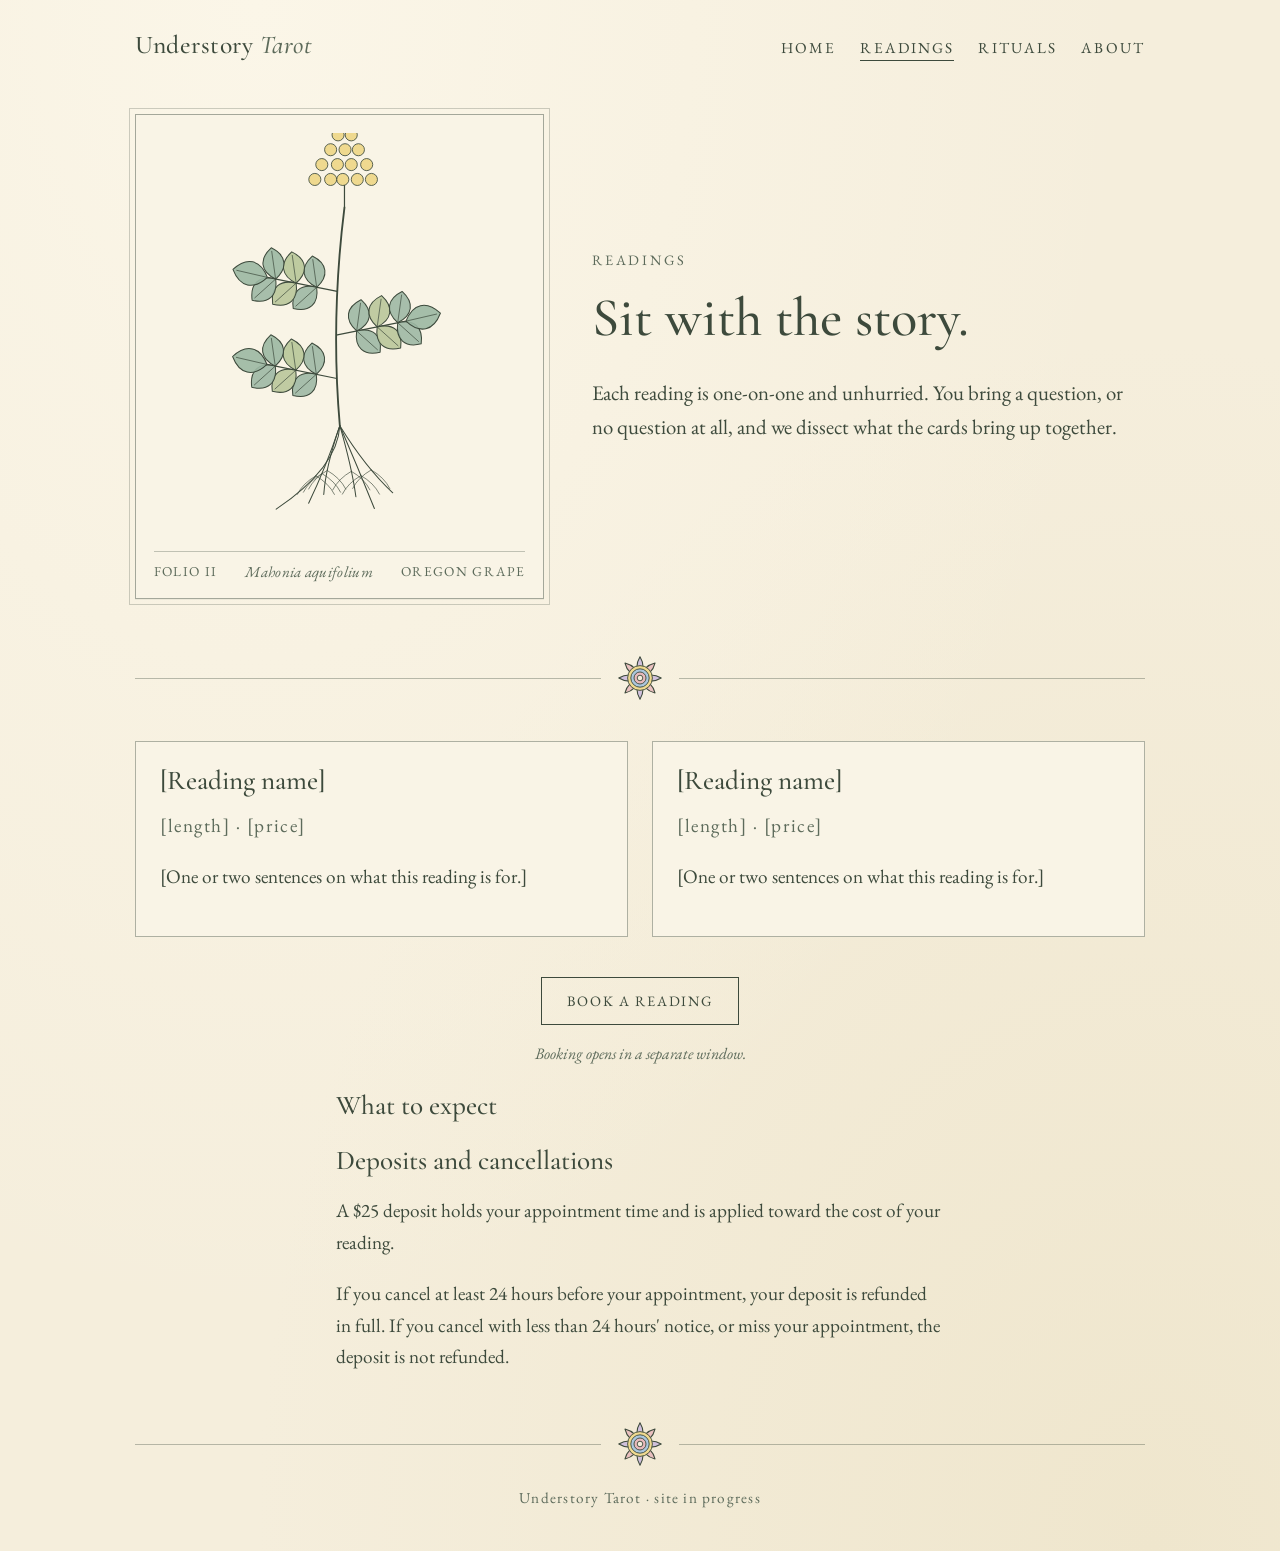
<file: readings.html>
<!doctype html>
<html lang="en">
<head>
<meta charset="utf-8">
<meta name="viewport" content="width=device-width, initial-scale=1">
<meta name="robots" content="noindex, nofollow"><!-- remove this line at launch -->
<title>Readings · Understory Tarot</title>
<link rel="preconnect" href="https://fonts.googleapis.com">
<link href="https://fonts.googleapis.com/css2?family=Cormorant+Garamond:ital,wght@0,400;0,500;0,600;1,400&family=EB+Garamond:ital,wght@0,400;0,500;1,400&display=swap" rel="stylesheet">
<link rel="stylesheet" href="styles.css">
</head>
<body>
<header class="site-header">
  <a class="wordmark" href="index.html">Understory <span>Tarot</span></a>
  <nav><a href="index.html">Home</a><a href="readings.html" aria-current="page">Readings</a><a href="rituals.html">Rituals</a><a href="about.html">About</a></nav>
</header>
<main>

<section class="hero hero-flip">
  <figure class="folio"><svg viewBox="0 20 400 440" role="img" aria-label="Sketch of Oregon grape with yellow flowers and roots" xmlns="http://www.w3.org/2000/svg"><path d="M200 335 Q190 220 205 100" fill="none" stroke="#3d4a3c" stroke-width="2" stroke-linecap="round"/><path d="M196.8 284.2 L121.6 269.1" stroke="#3d4a3c" stroke-width="1.3"/><g transform="translate(174.7 279.7) rotate(-132.0)"><path d="M0 0 C15.0 -10.2 15.0 -23.8 0 -34.0 C-15.0 -23.8 -15.0 -10.2 0 0Z" fill="#9db8a4" fill-opacity="0.9" stroke="#3d4a3c" stroke-width="1.1" stroke-linejoin="round"/><path d="M0 0 L0 -30.6" stroke="#3d4a3c" stroke-width=".7" fill="none"/></g><g transform="translate(174.7 279.7) rotate(-8.0)"><path d="M0 0 C15.0 -10.2 15.0 -23.8 0 -34.0 C-15.0 -23.8 -15.0 -10.2 0 0Z" fill="#9db8a4" fill-opacity="0.9" stroke="#3d4a3c" stroke-width="1.1" stroke-linejoin="round"/><path d="M0 0 L0 -30.6" stroke="#3d4a3c" stroke-width=".7" fill="none"/></g><g transform="translate(152.6 275.3) rotate(-132.0)"><path d="M0 0 C15.0 -10.2 15.0 -23.8 0 -34.0 C-15.0 -23.8 -15.0 -10.2 0 0Z" fill="#b9c79a" fill-opacity="0.9" stroke="#3d4a3c" stroke-width="1.1" stroke-linejoin="round"/><path d="M0 0 L0 -30.6" stroke="#3d4a3c" stroke-width=".7" fill="none"/></g><g transform="translate(152.6 275.3) rotate(-8.0)"><path d="M0 0 C15.0 -10.2 15.0 -23.8 0 -34.0 C-15.0 -23.8 -15.0 -10.2 0 0Z" fill="#b9c79a" fill-opacity="0.9" stroke="#3d4a3c" stroke-width="1.1" stroke-linejoin="round"/><path d="M0 0 L0 -30.6" stroke="#3d4a3c" stroke-width=".7" fill="none"/></g><g transform="translate(130.5 270.9) rotate(-132.0)"><path d="M0 0 C15.0 -10.2 15.0 -23.8 0 -34.0 C-15.0 -23.8 -15.0 -10.2 0 0Z" fill="#9db8a4" fill-opacity="0.9" stroke="#3d4a3c" stroke-width="1.1" stroke-linejoin="round"/><path d="M0 0 L0 -30.6" stroke="#3d4a3c" stroke-width=".7" fill="none"/></g><g transform="translate(130.5 270.9) rotate(-8.0)"><path d="M0 0 C15.0 -10.2 15.0 -23.8 0 -34.0 C-15.0 -23.8 -15.0 -10.2 0 0Z" fill="#9db8a4" fill-opacity="0.9" stroke="#3d4a3c" stroke-width="1.1" stroke-linejoin="round"/><path d="M0 0 L0 -30.6" stroke="#3d4a3c" stroke-width=".7" fill="none"/></g><g transform="translate(121.6 269.1) rotate(-77.0)"><path d="M0 0 C17.0 -11.4 17.0 -26.6 0 -38.0 C-17.0 -26.6 -17.0 -11.4 0 0Z" fill="#9db8a4" fill-opacity="0.9" stroke="#3d4a3c" stroke-width="1.1" stroke-linejoin="round"/><path d="M0 0 L0 -34.2" stroke="#3d4a3c" stroke-width=".7" fill="none"/></g><path d="M196.0 237.5 L271.2 222.5" stroke="#3d4a3c" stroke-width="1.3"/><g transform="translate(218.1 233.1) rotate(8.0)"><path d="M0 0 C15.0 -10.2 15.0 -23.8 0 -34.0 C-15.0 -23.8 -15.0 -10.2 0 0Z" fill="#9db8a4" fill-opacity="0.9" stroke="#3d4a3c" stroke-width="1.1" stroke-linejoin="round"/><path d="M0 0 L0 -30.6" stroke="#3d4a3c" stroke-width=".7" fill="none"/></g><g transform="translate(218.1 233.1) rotate(132.0)"><path d="M0 0 C15.0 -10.2 15.0 -23.8 0 -34.0 C-15.0 -23.8 -15.0 -10.2 0 0Z" fill="#9db8a4" fill-opacity="0.9" stroke="#3d4a3c" stroke-width="1.1" stroke-linejoin="round"/><path d="M0 0 L0 -30.6" stroke="#3d4a3c" stroke-width=".7" fill="none"/></g><g transform="translate(240.2 228.7) rotate(8.0)"><path d="M0 0 C15.0 -10.2 15.0 -23.8 0 -34.0 C-15.0 -23.8 -15.0 -10.2 0 0Z" fill="#b9c79a" fill-opacity="0.9" stroke="#3d4a3c" stroke-width="1.1" stroke-linejoin="round"/><path d="M0 0 L0 -30.6" stroke="#3d4a3c" stroke-width=".7" fill="none"/></g><g transform="translate(240.2 228.7) rotate(132.0)"><path d="M0 0 C15.0 -10.2 15.0 -23.8 0 -34.0 C-15.0 -23.8 -15.0 -10.2 0 0Z" fill="#b9c79a" fill-opacity="0.9" stroke="#3d4a3c" stroke-width="1.1" stroke-linejoin="round"/><path d="M0 0 L0 -30.6" stroke="#3d4a3c" stroke-width=".7" fill="none"/></g><g transform="translate(262.3 224.2) rotate(8.0)"><path d="M0 0 C15.0 -10.2 15.0 -23.8 0 -34.0 C-15.0 -23.8 -15.0 -10.2 0 0Z" fill="#9db8a4" fill-opacity="0.9" stroke="#3d4a3c" stroke-width="1.1" stroke-linejoin="round"/><path d="M0 0 L0 -30.6" stroke="#3d4a3c" stroke-width=".7" fill="none"/></g><g transform="translate(262.3 224.2) rotate(132.0)"><path d="M0 0 C15.0 -10.2 15.0 -23.8 0 -34.0 C-15.0 -23.8 -15.0 -10.2 0 0Z" fill="#9db8a4" fill-opacity="0.9" stroke="#3d4a3c" stroke-width="1.1" stroke-linejoin="round"/><path d="M0 0 L0 -30.6" stroke="#3d4a3c" stroke-width=".7" fill="none"/></g><g transform="translate(271.2 222.5) rotate(77.0)"><path d="M0 0 C17.0 -11.4 17.0 -26.6 0 -38.0 C-17.0 -26.6 -17.0 -11.4 0 0Z" fill="#9db8a4" fill-opacity="0.9" stroke="#3d4a3c" stroke-width="1.1" stroke-linejoin="round"/><path d="M0 0 L0 -34.2" stroke="#3d4a3c" stroke-width=".7" fill="none"/></g><path d="M197.2 190.5 L122.0 175.4" stroke="#3d4a3c" stroke-width="1.3"/><g transform="translate(175.1 186.1) rotate(-132.0)"><path d="M0 0 C15.0 -10.2 15.0 -23.8 0 -34.0 C-15.0 -23.8 -15.0 -10.2 0 0Z" fill="#9db8a4" fill-opacity="0.9" stroke="#3d4a3c" stroke-width="1.1" stroke-linejoin="round"/><path d="M0 0 L0 -30.6" stroke="#3d4a3c" stroke-width=".7" fill="none"/></g><g transform="translate(175.1 186.1) rotate(-8.0)"><path d="M0 0 C15.0 -10.2 15.0 -23.8 0 -34.0 C-15.0 -23.8 -15.0 -10.2 0 0Z" fill="#9db8a4" fill-opacity="0.9" stroke="#3d4a3c" stroke-width="1.1" stroke-linejoin="round"/><path d="M0 0 L0 -30.6" stroke="#3d4a3c" stroke-width=".7" fill="none"/></g><g transform="translate(153.0 181.6) rotate(-132.0)"><path d="M0 0 C15.0 -10.2 15.0 -23.8 0 -34.0 C-15.0 -23.8 -15.0 -10.2 0 0Z" fill="#b9c79a" fill-opacity="0.9" stroke="#3d4a3c" stroke-width="1.1" stroke-linejoin="round"/><path d="M0 0 L0 -30.6" stroke="#3d4a3c" stroke-width=".7" fill="none"/></g><g transform="translate(153.0 181.6) rotate(-8.0)"><path d="M0 0 C15.0 -10.2 15.0 -23.8 0 -34.0 C-15.0 -23.8 -15.0 -10.2 0 0Z" fill="#b9c79a" fill-opacity="0.9" stroke="#3d4a3c" stroke-width="1.1" stroke-linejoin="round"/><path d="M0 0 L0 -30.6" stroke="#3d4a3c" stroke-width=".7" fill="none"/></g><g transform="translate(130.9 177.2) rotate(-132.0)"><path d="M0 0 C15.0 -10.2 15.0 -23.8 0 -34.0 C-15.0 -23.8 -15.0 -10.2 0 0Z" fill="#9db8a4" fill-opacity="0.9" stroke="#3d4a3c" stroke-width="1.1" stroke-linejoin="round"/><path d="M0 0 L0 -30.6" stroke="#3d4a3c" stroke-width=".7" fill="none"/></g><g transform="translate(130.9 177.2) rotate(-8.0)"><path d="M0 0 C15.0 -10.2 15.0 -23.8 0 -34.0 C-15.0 -23.8 -15.0 -10.2 0 0Z" fill="#9db8a4" fill-opacity="0.9" stroke="#3d4a3c" stroke-width="1.1" stroke-linejoin="round"/><path d="M0 0 L0 -30.6" stroke="#3d4a3c" stroke-width=".7" fill="none"/></g><g transform="translate(122.0 175.4) rotate(-77.0)"><path d="M0 0 C17.0 -11.4 17.0 -26.6 0 -38.0 C-17.0 -26.6 -17.0 -11.4 0 0Z" fill="#9db8a4" fill-opacity="0.9" stroke="#3d4a3c" stroke-width="1.1" stroke-linejoin="round"/><path d="M0 0 L0 -34.2" stroke="#3d4a3c" stroke-width=".7" fill="none"/></g><path d="M205.0 100.0 L205.0 72.0" stroke="#3d4a3c" stroke-width="1.3"/><circle cx="173.1" cy="70.0" r="6.5" fill="#efd98f" stroke="#3d4a3c" stroke-width=".9"/><circle cx="190.1" cy="70.0" r="6.5" fill="#efd98f" stroke="#3d4a3c" stroke-width=".9"/><circle cx="203.2" cy="70.0" r="6.5" fill="#efd98f" stroke="#3d4a3c" stroke-width=".9"/><circle cx="218.8" cy="70.0" r="6.5" fill="#efd98f" stroke="#3d4a3c" stroke-width=".9"/><circle cx="234.0" cy="70.0" r="6.5" fill="#efd98f" stroke="#3d4a3c" stroke-width=".9"/><circle cx="180.6" cy="54.0" r="6.5" fill="#efd98f" stroke="#3d4a3c" stroke-width=".9"/><circle cx="197.4" cy="54.0" r="6.5" fill="#efd98f" stroke="#3d4a3c" stroke-width=".9"/><circle cx="212.3" cy="54.0" r="6.5" fill="#efd98f" stroke="#3d4a3c" stroke-width=".9"/><circle cx="228.9" cy="54.0" r="6.5" fill="#efd98f" stroke="#3d4a3c" stroke-width=".9"/><circle cx="190.1" cy="38.0" r="6.5" fill="#efd98f" stroke="#3d4a3c" stroke-width=".9"/><circle cx="205.6" cy="38.0" r="6.5" fill="#efd98f" stroke="#3d4a3c" stroke-width=".9"/><circle cx="220.0" cy="38.0" r="6.5" fill="#efd98f" stroke="#3d4a3c" stroke-width=".9"/><circle cx="198.1" cy="22.0" r="6.5" fill="#efd98f" stroke="#3d4a3c" stroke-width=".9"/><circle cx="212.3" cy="22.0" r="6.5" fill="#efd98f" stroke="#3d4a3c" stroke-width=".9"/><path d="M200.0 335.0 Q197.6 380.0 131.5 424.9" fill="none" stroke="#3d4a3c" stroke-width="1.1" stroke-linecap="round"/><path d="M174.2 389.0 q-14.0 8.0 -20.0 20.0" fill="none" stroke="#3d4a3c" stroke-width=".7" stroke-linecap="round"/><path d="M174.2 389.0 q14.0 8.0 20.0 20.0" fill="none" stroke="#3d4a3c" stroke-width=".7" stroke-linecap="round"/><path d="M200.0 335.0 Q185.1 380.0 166.4 418.4" fill="none" stroke="#3d4a3c" stroke-width="1.1" stroke-linecap="round"/><path d="M180.8 386.6 q-14.0 8.0 -20.0 20.0" fill="none" stroke="#3d4a3c" stroke-width=".7" stroke-linecap="round"/><path d="M180.8 386.6 q14.0 8.0 20.0 20.0" fill="none" stroke="#3d4a3c" stroke-width=".7" stroke-linecap="round"/><path d="M200.0 335.0 Q184.7 380.0 182.7 409.0" fill="none" stroke="#3d4a3c" stroke-width="1.1" stroke-linecap="round"/><path d="M186.4 383.2 q-14.0 8.0 -20.0 20.0" fill="none" stroke="#3d4a3c" stroke-width=".7" stroke-linecap="round"/><path d="M186.4 383.2 q14.0 8.0 20.0 20.0" fill="none" stroke="#3d4a3c" stroke-width=".7" stroke-linecap="round"/><path d="M200.0 335.0 Q213.0 380.0 217.3 411.5" fill="none" stroke="#3d4a3c" stroke-width="1.1" stroke-linecap="round"/><path d="M212.4 384.1 q-14.0 8.0 -20.0 20.0" fill="none" stroke="#3d4a3c" stroke-width=".7" stroke-linecap="round"/><path d="M212.4 384.1 q14.0 8.0 20.0 20.0" fill="none" stroke="#3d4a3c" stroke-width=".7" stroke-linecap="round"/><path d="M200.0 335.0 Q219.5 380.0 237.2 424.1" fill="none" stroke="#3d4a3c" stroke-width="1.1" stroke-linecap="round"/><path d="M222.7 388.7 q-14.0 8.0 -20.0 20.0" fill="none" stroke="#3d4a3c" stroke-width=".7" stroke-linecap="round"/><path d="M222.7 388.7 q14.0 8.0 20.0 20.0" fill="none" stroke="#3d4a3c" stroke-width=".7" stroke-linecap="round"/><path d="M200.0 335.0 Q227.7 380.0 257.0 407.2" fill="none" stroke="#3d4a3c" stroke-width="1.1" stroke-linecap="round"/><path d="M233.8 382.6 q-14.0 8.0 -20.0 20.0" fill="none" stroke="#3d4a3c" stroke-width=".7" stroke-linecap="round"/><path d="M233.8 382.6 q14.0 8.0 20.0 20.0" fill="none" stroke="#3d4a3c" stroke-width=".7" stroke-linecap="round"/></svg><figcaption><span class="num">Folio II</span><span class="latin">Mahonia aquifolium</span><span class="common">Oregon grape</span></figcaption></figure>
  <div class="hero-text">
    <p class="eyebrow">Readings</p>
    <h1>Sit with the story.</h1>
    <p class="lead">Each reading is one-on-one and unhurried. You bring a question, or no question at all, and we dissect what the cards bring up together.</p>
  </div>
</section>
<div class="divider" aria-hidden="true"><span class="line"></span><span class="mark"><svg viewBox="0 0 46 46" role="img" aria-label="Concentric circle and petal motif" xmlns="http://www.w3.org/2000/svg"><g transform="translate(23.0 23.0) rotate(0.0)"><path d="M0 0 C4.1 -6.3 4.1 -14.8 0 -21.2 C-4.1 -14.8 -4.1 -6.3 0 0Z" fill="#c9b9dc" fill-opacity="0.85" stroke="#3d4a3c" stroke-width="1.1" stroke-linejoin="round"/></g><g transform="translate(23.0 23.0) rotate(45.0)"><path d="M0 0 C4.1 -6.3 4.1 -14.8 0 -21.2 C-4.1 -14.8 -4.1 -6.3 0 0Z" fill="#e8b9bb" fill-opacity="0.85" stroke="#3d4a3c" stroke-width="1.1" stroke-linejoin="round"/></g><g transform="translate(23.0 23.0) rotate(90.0)"><path d="M0 0 C4.1 -6.3 4.1 -14.8 0 -21.2 C-4.1 -14.8 -4.1 -6.3 0 0Z" fill="#c9b9dc" fill-opacity="0.85" stroke="#3d4a3c" stroke-width="1.1" stroke-linejoin="round"/></g><g transform="translate(23.0 23.0) rotate(135.0)"><path d="M0 0 C4.1 -6.3 4.1 -14.8 0 -21.2 C-4.1 -14.8 -4.1 -6.3 0 0Z" fill="#e8b9bb" fill-opacity="0.85" stroke="#3d4a3c" stroke-width="1.1" stroke-linejoin="round"/></g><g transform="translate(23.0 23.0) rotate(180.0)"><path d="M0 0 C4.1 -6.3 4.1 -14.8 0 -21.2 C-4.1 -14.8 -4.1 -6.3 0 0Z" fill="#c9b9dc" fill-opacity="0.85" stroke="#3d4a3c" stroke-width="1.1" stroke-linejoin="round"/></g><g transform="translate(23.0 23.0) rotate(225.0)"><path d="M0 0 C4.1 -6.3 4.1 -14.8 0 -21.2 C-4.1 -14.8 -4.1 -6.3 0 0Z" fill="#e8b9bb" fill-opacity="0.85" stroke="#3d4a3c" stroke-width="1.1" stroke-linejoin="round"/></g><g transform="translate(23.0 23.0) rotate(270.0)"><path d="M0 0 C4.1 -6.3 4.1 -14.8 0 -21.2 C-4.1 -14.8 -4.1 -6.3 0 0Z" fill="#c9b9dc" fill-opacity="0.85" stroke="#3d4a3c" stroke-width="1.1" stroke-linejoin="round"/></g><g transform="translate(23.0 23.0) rotate(315.0)"><path d="M0 0 C4.1 -6.3 4.1 -14.8 0 -21.2 C-4.1 -14.8 -4.1 -6.3 0 0Z" fill="#e8b9bb" fill-opacity="0.85" stroke="#3d4a3c" stroke-width="1.1" stroke-linejoin="round"/></g><circle cx="23.0" cy="23.0" r="12.4" fill="#efd98f" stroke="#3d4a3c" stroke-width=".9"/><circle cx="23.0" cy="23.0" r="9.2" fill="#aac6dc" stroke="#3d4a3c" stroke-width=".9"/><circle cx="23.0" cy="23.0" r="6.0" fill="#e8b9bb" stroke="#3d4a3c" stroke-width=".9"/><circle cx="23.0" cy="23.0" r="2.8" fill="#f5eedc" stroke="#3d4a3c" stroke-width=".9"/></svg></span><span class="line"></span></div>
<section class="offerings">
  <!-- DRAFT: replace the bracketed placeholders with your real offerings -->
  <div class="offer"><h2>[Reading name]</h2><p class="meta">[length] &middot; [price]</p><p>[One or two sentences on what this reading is for.]</p></div>
  <div class="offer"><h2>[Reading name]</h2><p class="meta">[length] &middot; [price]</p><p>[One or two sentences on what this reading is for.]</p></div>
</section>
<section class="book">
  <!-- Replace href="#" with the link to your scheduling and payment service -->
  <a class="button" href="#">Book a reading</a>
  <p class="note">Booking opens in a separate window.</p>
</section>
<section class="prose">
  <h2>What to expect</h2>
  <p>  <h2>Deposits and cancellations</h2>
  <p>A $25 deposit holds your appointment time and is applied toward the cost of your reading.</p>
  <p>If you cancel at least 24 hours before your appointment, your deposit is refunded in full. If you cancel with less than 24 hours' notice, or miss your appointment, the deposit is not refunded.</p>
</section>

</main>
<footer class="site-footer">
  <div class="divider" aria-hidden="true"><span class="line"></span><span class="mark"><svg viewBox="0 0 46 46" role="img" aria-label="Concentric circle and petal motif" xmlns="http://www.w3.org/2000/svg"><g transform="translate(23.0 23.0) rotate(0.0)"><path d="M0 0 C4.1 -6.3 4.1 -14.8 0 -21.2 C-4.1 -14.8 -4.1 -6.3 0 0Z" fill="#c9b9dc" fill-opacity="0.85" stroke="#3d4a3c" stroke-width="1.1" stroke-linejoin="round"/></g><g transform="translate(23.0 23.0) rotate(45.0)"><path d="M0 0 C4.1 -6.3 4.1 -14.8 0 -21.2 C-4.1 -14.8 -4.1 -6.3 0 0Z" fill="#e8b9bb" fill-opacity="0.85" stroke="#3d4a3c" stroke-width="1.1" stroke-linejoin="round"/></g><g transform="translate(23.0 23.0) rotate(90.0)"><path d="M0 0 C4.1 -6.3 4.1 -14.8 0 -21.2 C-4.1 -14.8 -4.1 -6.3 0 0Z" fill="#c9b9dc" fill-opacity="0.85" stroke="#3d4a3c" stroke-width="1.1" stroke-linejoin="round"/></g><g transform="translate(23.0 23.0) rotate(135.0)"><path d="M0 0 C4.1 -6.3 4.1 -14.8 0 -21.2 C-4.1 -14.8 -4.1 -6.3 0 0Z" fill="#e8b9bb" fill-opacity="0.85" stroke="#3d4a3c" stroke-width="1.1" stroke-linejoin="round"/></g><g transform="translate(23.0 23.0) rotate(180.0)"><path d="M0 0 C4.1 -6.3 4.1 -14.8 0 -21.2 C-4.1 -14.8 -4.1 -6.3 0 0Z" fill="#c9b9dc" fill-opacity="0.85" stroke="#3d4a3c" stroke-width="1.1" stroke-linejoin="round"/></g><g transform="translate(23.0 23.0) rotate(225.0)"><path d="M0 0 C4.1 -6.3 4.1 -14.8 0 -21.2 C-4.1 -14.8 -4.1 -6.3 0 0Z" fill="#e8b9bb" fill-opacity="0.85" stroke="#3d4a3c" stroke-width="1.1" stroke-linejoin="round"/></g><g transform="translate(23.0 23.0) rotate(270.0)"><path d="M0 0 C4.1 -6.3 4.1 -14.8 0 -21.2 C-4.1 -14.8 -4.1 -6.3 0 0Z" fill="#c9b9dc" fill-opacity="0.85" stroke="#3d4a3c" stroke-width="1.1" stroke-linejoin="round"/></g><g transform="translate(23.0 23.0) rotate(315.0)"><path d="M0 0 C4.1 -6.3 4.1 -14.8 0 -21.2 C-4.1 -14.8 -4.1 -6.3 0 0Z" fill="#e8b9bb" fill-opacity="0.85" stroke="#3d4a3c" stroke-width="1.1" stroke-linejoin="round"/></g><circle cx="23.0" cy="23.0" r="12.4" fill="#efd98f" stroke="#3d4a3c" stroke-width=".9"/><circle cx="23.0" cy="23.0" r="9.2" fill="#aac6dc" stroke="#3d4a3c" stroke-width=".9"/><circle cx="23.0" cy="23.0" r="6.0" fill="#e8b9bb" stroke="#3d4a3c" stroke-width=".9"/><circle cx="23.0" cy="23.0" r="2.8" fill="#f5eedc" stroke="#3d4a3c" stroke-width=".9"/></svg></span><span class="line"></span></div>
  <p>Understory Tarot &middot; site in progress</p>
</footer>
</body>
</html>
</file>
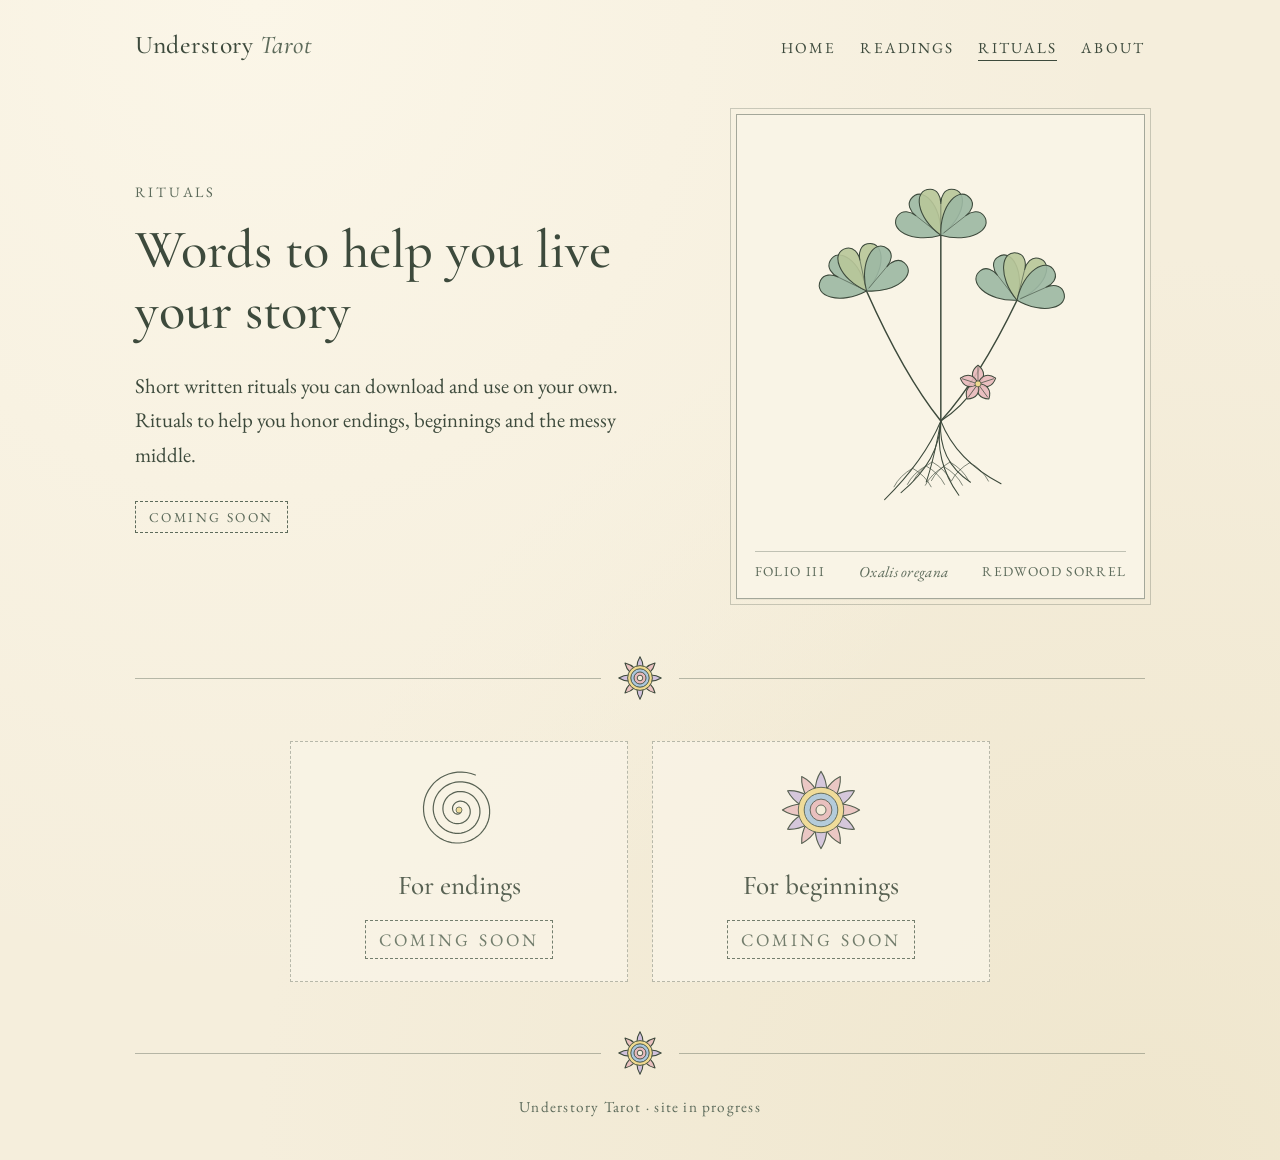
<file: rituals.html>
<!doctype html>
<html lang="en">
<head>
<meta charset="utf-8">
<meta name="viewport" content="width=device-width, initial-scale=1">
<meta name="robots" content="noindex, nofollow"><!-- remove this line at launch -->
<title>Rituals · Understory Tarot</title>
<link rel="preconnect" href="https://fonts.googleapis.com">
<link href="https://fonts.googleapis.com/css2?family=Cormorant+Garamond:ital,wght@0,400;0,500;0,600;1,400&family=EB+Garamond:ital,wght@0,400;0,500;1,400&display=swap" rel="stylesheet">
<link rel="stylesheet" href="styles.css">
</head>
<body>
<header class="site-header">
  <a class="wordmark" href="index.html">Understory <span>Tarot</span></a>
  <nav><a href="index.html">Home</a><a href="readings.html">Readings</a><a href="rituals.html" aria-current="page">Rituals</a><a href="about.html">About</a></nav>
</header>
<main>

<section class="hero">
  <div class="hero-text">
    <p class="eyebrow">Rituals</p>
    <h1>Words to help you live your story</h1>
    <p class="lead">Short written rituals you can download and use on your own. Rituals to help you honor endings, beginnings and the messy middle.</p>
    <p class="soon">Coming soon</p>
  </div>
  <figure class="folio"><svg viewBox="0 20 400 440" role="img" aria-label="Sketch of redwood sorrel with heart-shaped leaves and a flower" xmlns="http://www.w3.org/2000/svg"><path d="M200 330 Q160.0 280.0 120 190" fill="none" stroke="#3d4a3c" stroke-width="1.6" stroke-linecap="round"/><g transform="translate(120.0 190.0) rotate(-64.0) scale(1.9)"><path d="M0 0 C-14 -10 -16 -26 -6 -26 C-2 -26 0 -22 0 -18 C0 -22 2 -26 6 -26 C16 -26 14 -10 0 0Z" fill="#9db8a4" fill-opacity=".9" stroke="#3d4a3c" stroke-width="0.6" stroke-linejoin="round"/><path d="M0 -2 L0 -18" stroke="#3d4a3c" stroke-width="0.3"/></g><g transform="translate(120.0 190.0) rotate(-12.0) scale(1.9)"><path d="M0 0 C-14 -10 -16 -26 -6 -26 C-2 -26 0 -22 0 -18 C0 -22 2 -26 6 -26 C16 -26 14 -10 0 0Z" fill="#b9c79a" fill-opacity=".9" stroke="#3d4a3c" stroke-width="0.6" stroke-linejoin="round"/><path d="M0 -2 L0 -18" stroke="#3d4a3c" stroke-width="0.3"/></g><g transform="translate(120.0 190.0) rotate(40.0) scale(1.9)"><path d="M0 0 C-14 -10 -16 -26 -6 -26 C-2 -26 0 -22 0 -18 C0 -22 2 -26 6 -26 C16 -26 14 -10 0 0Z" fill="#9db8a4" fill-opacity=".9" stroke="#3d4a3c" stroke-width="0.6" stroke-linejoin="round"/><path d="M0 -2 L0 -18" stroke="#3d4a3c" stroke-width="0.3"/></g><path d="M200 330 Q200.0 250.0 200 130" fill="none" stroke="#3d4a3c" stroke-width="1.6" stroke-linecap="round"/><g transform="translate(200.0 130.0) rotate(-52.0) scale(1.9)"><path d="M0 0 C-14 -10 -16 -26 -6 -26 C-2 -26 0 -22 0 -18 C0 -22 2 -26 6 -26 C16 -26 14 -10 0 0Z" fill="#9db8a4" fill-opacity=".9" stroke="#3d4a3c" stroke-width="0.6" stroke-linejoin="round"/><path d="M0 -2 L0 -18" stroke="#3d4a3c" stroke-width="0.3"/></g><g transform="translate(200.0 130.0) rotate(0.0) scale(1.9)"><path d="M0 0 C-14 -10 -16 -26 -6 -26 C-2 -26 0 -22 0 -18 C0 -22 2 -26 6 -26 C16 -26 14 -10 0 0Z" fill="#b9c79a" fill-opacity=".9" stroke="#3d4a3c" stroke-width="0.6" stroke-linejoin="round"/><path d="M0 -2 L0 -18" stroke="#3d4a3c" stroke-width="0.3"/></g><g transform="translate(200.0 130.0) rotate(52.0) scale(1.9)"><path d="M0 0 C-14 -10 -16 -26 -6 -26 C-2 -26 0 -22 0 -18 C0 -22 2 -26 6 -26 C16 -26 14 -10 0 0Z" fill="#9db8a4" fill-opacity=".9" stroke="#3d4a3c" stroke-width="0.6" stroke-linejoin="round"/><path d="M0 -2 L0 -18" stroke="#3d4a3c" stroke-width="0.3"/></g><path d="M200 330 Q241.0 285.0 282 200" fill="none" stroke="#3d4a3c" stroke-width="1.6" stroke-linecap="round"/><g transform="translate(282.0 200.0) rotate(-38.0) scale(1.9)"><path d="M0 0 C-14 -10 -16 -26 -6 -26 C-2 -26 0 -22 0 -18 C0 -22 2 -26 6 -26 C16 -26 14 -10 0 0Z" fill="#9db8a4" fill-opacity=".9" stroke="#3d4a3c" stroke-width="0.6" stroke-linejoin="round"/><path d="M0 -2 L0 -18" stroke="#3d4a3c" stroke-width="0.3"/></g><g transform="translate(282.0 200.0) rotate(14.0) scale(1.9)"><path d="M0 0 C-14 -10 -16 -26 -6 -26 C-2 -26 0 -22 0 -18 C0 -22 2 -26 6 -26 C16 -26 14 -10 0 0Z" fill="#b9c79a" fill-opacity=".9" stroke="#3d4a3c" stroke-width="0.6" stroke-linejoin="round"/><path d="M0 -2 L0 -18" stroke="#3d4a3c" stroke-width="0.3"/></g><g transform="translate(282.0 200.0) rotate(66.0) scale(1.9)"><path d="M0 0 C-14 -10 -16 -26 -6 -26 C-2 -26 0 -22 0 -18 C0 -22 2 -26 6 -26 C16 -26 14 -10 0 0Z" fill="#9db8a4" fill-opacity=".9" stroke="#3d4a3c" stroke-width="0.6" stroke-linejoin="round"/><path d="M0 -2 L0 -18" stroke="#3d4a3c" stroke-width="0.3"/></g><path d="M200 330 Q222 316 240 290" fill="none" stroke="#3d4a3c" stroke-width="1.2"/><g transform="translate(240.0 290.0) rotate(0.0)"><path d="M0 0 C8.0 -6.0 8.0 -14.0 0 -20.0 C-8.0 -14.0 -8.0 -6.0 0 0Z" fill="#e8b9bb" fill-opacity="0.9" stroke="#3d4a3c" stroke-width="1.1" stroke-linejoin="round"/><path d="M0 0 L0 -18.0" stroke="#3d4a3c" stroke-width=".7" fill="none"/></g><g transform="translate(240.0 290.0) rotate(72.0)"><path d="M0 0 C8.0 -6.0 8.0 -14.0 0 -20.0 C-8.0 -14.0 -8.0 -6.0 0 0Z" fill="#e8b9bb" fill-opacity="0.9" stroke="#3d4a3c" stroke-width="1.1" stroke-linejoin="round"/><path d="M0 0 L0 -18.0" stroke="#3d4a3c" stroke-width=".7" fill="none"/></g><g transform="translate(240.0 290.0) rotate(144.0)"><path d="M0 0 C8.0 -6.0 8.0 -14.0 0 -20.0 C-8.0 -14.0 -8.0 -6.0 0 0Z" fill="#e8b9bb" fill-opacity="0.9" stroke="#3d4a3c" stroke-width="1.1" stroke-linejoin="round"/><path d="M0 0 L0 -18.0" stroke="#3d4a3c" stroke-width=".7" fill="none"/></g><g transform="translate(240.0 290.0) rotate(216.0)"><path d="M0 0 C8.0 -6.0 8.0 -14.0 0 -20.0 C-8.0 -14.0 -8.0 -6.0 0 0Z" fill="#e8b9bb" fill-opacity="0.9" stroke="#3d4a3c" stroke-width="1.1" stroke-linejoin="round"/><path d="M0 0 L0 -18.0" stroke="#3d4a3c" stroke-width=".7" fill="none"/></g><g transform="translate(240.0 290.0) rotate(288.0)"><path d="M0 0 C8.0 -6.0 8.0 -14.0 0 -20.0 C-8.0 -14.0 -8.0 -6.0 0 0Z" fill="#e8b9bb" fill-opacity="0.9" stroke="#3d4a3c" stroke-width="1.1" stroke-linejoin="round"/><path d="M0 0 L0 -18.0" stroke="#3d4a3c" stroke-width=".7" fill="none"/></g><circle cx="240" cy="290" r="3.2" fill="#efd98f" stroke="#3d4a3c" stroke-width=".7"/><path d="M200.0 330.0 Q182.1 372.5 139.5 414.6" fill="none" stroke="#3d4a3c" stroke-width="1.1" stroke-linecap="round"/><path d="M169.6 380.8 q-14.0 8.0 -20.0 20.0" fill="none" stroke="#3d4a3c" stroke-width=".7" stroke-linecap="round"/><path d="M169.6 380.8 q14.0 8.0 20.0 20.0" fill="none" stroke="#3d4a3c" stroke-width=".7" stroke-linecap="round"/><path d="M200.0 330.0 Q198.8 372.5 157.2 407.1" fill="none" stroke="#3d4a3c" stroke-width="1.1" stroke-linecap="round"/><path d="M184.0 378.2 q-14.0 8.0 -20.0 20.0" fill="none" stroke="#3d4a3c" stroke-width=".7" stroke-linecap="round"/><path d="M184.0 378.2 q14.0 8.0 20.0 20.0" fill="none" stroke="#3d4a3c" stroke-width=".7" stroke-linecap="round"/><path d="M200.0 330.0 Q192.3 372.5 184.3 395.6" fill="none" stroke="#3d4a3c" stroke-width="1.1" stroke-linecap="round"/><path d="M190.7 374.0 q-14.0 8.0 -20.0 20.0" fill="none" stroke="#3d4a3c" stroke-width=".7" stroke-linecap="round"/><path d="M190.7 374.0 q14.0 8.0 20.0 20.0" fill="none" stroke="#3d4a3c" stroke-width=".7" stroke-linecap="round"/><path d="M200.0 330.0 Q192.3 372.5 219.4 409.9" fill="none" stroke="#3d4a3c" stroke-width="1.1" stroke-linecap="round"/><path d="M203.3 379.1 q-14.0 8.0 -20.0 20.0" fill="none" stroke="#3d4a3c" stroke-width=".7" stroke-linecap="round"/><path d="M203.3 379.1 q14.0 8.0 20.0 20.0" fill="none" stroke="#3d4a3c" stroke-width=".7" stroke-linecap="round"/><path d="M200.0 330.0 Q196.7 372.5 231.9 395.9" fill="none" stroke="#3d4a3c" stroke-width="1.1" stroke-linecap="round"/><path d="M209.9 374.1 q-14.0 8.0 -20.0 20.0" fill="none" stroke="#3d4a3c" stroke-width=".7" stroke-linecap="round"/><path d="M209.9 374.1 q14.0 8.0 20.0 20.0" fill="none" stroke="#3d4a3c" stroke-width=".7" stroke-linecap="round"/><path d="M200.0 330.0 Q216.7 372.5 264.8 397.5" fill="none" stroke="#3d4a3c" stroke-width="1.1" stroke-linecap="round"/><path d="M231.3 374.7 q-14.0 8.0 -20.0 20.0" fill="none" stroke="#3d4a3c" stroke-width=".7" stroke-linecap="round"/><path d="M231.3 374.7 q14.0 8.0 20.0 20.0" fill="none" stroke="#3d4a3c" stroke-width=".7" stroke-linecap="round"/></svg><figcaption><span class="num">Folio III</span><span class="latin">Oxalis oregana</span><span class="common">Redwood sorrel</span></figcaption></figure>
</section>
<div class="divider" aria-hidden="true"><span class="line"></span><span class="mark"><svg viewBox="0 0 46 46" role="img" aria-label="Concentric circle and petal motif" xmlns="http://www.w3.org/2000/svg"><g transform="translate(23.0 23.0) rotate(0.0)"><path d="M0 0 C4.1 -6.3 4.1 -14.8 0 -21.2 C-4.1 -14.8 -4.1 -6.3 0 0Z" fill="#c9b9dc" fill-opacity="0.85" stroke="#3d4a3c" stroke-width="1.1" stroke-linejoin="round"/></g><g transform="translate(23.0 23.0) rotate(45.0)"><path d="M0 0 C4.1 -6.3 4.1 -14.8 0 -21.2 C-4.1 -14.8 -4.1 -6.3 0 0Z" fill="#e8b9bb" fill-opacity="0.85" stroke="#3d4a3c" stroke-width="1.1" stroke-linejoin="round"/></g><g transform="translate(23.0 23.0) rotate(90.0)"><path d="M0 0 C4.1 -6.3 4.1 -14.8 0 -21.2 C-4.1 -14.8 -4.1 -6.3 0 0Z" fill="#c9b9dc" fill-opacity="0.85" stroke="#3d4a3c" stroke-width="1.1" stroke-linejoin="round"/></g><g transform="translate(23.0 23.0) rotate(135.0)"><path d="M0 0 C4.1 -6.3 4.1 -14.8 0 -21.2 C-4.1 -14.8 -4.1 -6.3 0 0Z" fill="#e8b9bb" fill-opacity="0.85" stroke="#3d4a3c" stroke-width="1.1" stroke-linejoin="round"/></g><g transform="translate(23.0 23.0) rotate(180.0)"><path d="M0 0 C4.1 -6.3 4.1 -14.8 0 -21.2 C-4.1 -14.8 -4.1 -6.3 0 0Z" fill="#c9b9dc" fill-opacity="0.85" stroke="#3d4a3c" stroke-width="1.1" stroke-linejoin="round"/></g><g transform="translate(23.0 23.0) rotate(225.0)"><path d="M0 0 C4.1 -6.3 4.1 -14.8 0 -21.2 C-4.1 -14.8 -4.1 -6.3 0 0Z" fill="#e8b9bb" fill-opacity="0.85" stroke="#3d4a3c" stroke-width="1.1" stroke-linejoin="round"/></g><g transform="translate(23.0 23.0) rotate(270.0)"><path d="M0 0 C4.1 -6.3 4.1 -14.8 0 -21.2 C-4.1 -14.8 -4.1 -6.3 0 0Z" fill="#c9b9dc" fill-opacity="0.85" stroke="#3d4a3c" stroke-width="1.1" stroke-linejoin="round"/></g><g transform="translate(23.0 23.0) rotate(315.0)"><path d="M0 0 C4.1 -6.3 4.1 -14.8 0 -21.2 C-4.1 -14.8 -4.1 -6.3 0 0Z" fill="#e8b9bb" fill-opacity="0.85" stroke="#3d4a3c" stroke-width="1.1" stroke-linejoin="round"/></g><circle cx="23.0" cy="23.0" r="12.4" fill="#efd98f" stroke="#3d4a3c" stroke-width=".9"/><circle cx="23.0" cy="23.0" r="9.2" fill="#aac6dc" stroke="#3d4a3c" stroke-width=".9"/><circle cx="23.0" cy="23.0" r="6.0" fill="#e8b9bb" stroke="#3d4a3c" stroke-width=".9"/><circle cx="23.0" cy="23.0" r="2.8" fill="#f5eedc" stroke="#3d4a3c" stroke-width=".9"/></svg></span><span class="line"></span></div>
<section class="trio duo">
  <div class="card ghost"><span class="card-mark"><svg viewBox="0 0 84 84" role="img" aria-label="Spiral motif" xmlns="http://www.w3.org/2000/svg"><path d="M43.4 42.0 L43.6 42.2 L43.7 42.4 L43.8 42.7 L43.9 43.0 L43.9 43.3 L43.9 43.7 L43.8 44.0 L43.7 44.4 L43.4 44.7 L43.2 45.0 L42.9 45.3 L42.5 45.6 L42.0 45.8 L41.6 46.0 L41.0 46.1 L40.5 46.1 L39.9 46.1 L39.4 45.9 L38.8 45.7 L38.2 45.5 L37.7 45.1 L37.2 44.6 L36.7 44.1 L36.3 43.5 L36.0 42.9 L35.8 42.1 L35.6 41.4 L35.5 40.6 L35.6 39.7 L35.7 38.9 L36.0 38.1 L36.4 37.3 L36.8 36.5 L37.4 35.8 L38.1 35.1 L38.9 34.5 L39.8 34.0 L40.7 33.6 L41.7 33.4 L42.8 33.2 L43.9 33.2 L45.0 33.3 L46.1 33.5 L47.2 33.9 L48.2 34.5 L49.2 35.1 L50.1 35.9 L50.9 36.8 L51.7 37.9 L52.3 39.0 L52.7 40.2 L53.1 41.5 L53.2 42.9 L53.2 44.2 L53.1 45.6 L52.7 47.0 L52.2 48.3 L51.5 49.6 L50.6 50.8 L49.6 52.0 L48.5 53.0 L47.2 53.8 L45.8 54.6 L44.3 55.1 L42.7 55.5 L41.1 55.6 L39.4 55.6 L37.8 55.4 L36.1 55.0 L34.5 54.3 L33.0 53.5 L31.5 52.5 L30.2 51.2 L29.0 49.9 L28.0 48.3 L27.2 46.7 L26.5 44.9 L26.1 43.0 L25.9 41.1 L26.0 39.2 L26.2 37.2 L26.8 35.3 L27.5 33.4 L28.5 31.6 L29.7 30.0 L31.1 28.4 L32.7 27.1 L34.5 25.9 L36.4 24.9 L38.5 24.2 L40.6 23.7 L42.8 23.5 L45.1 23.6 L47.3 23.9 L49.5 24.5 L51.6 25.3 L53.7 26.5 L55.6 27.8 L57.3 29.4 L58.9 31.3 L60.2 33.3 L61.3 35.5 L62.1 37.8 L62.7 40.2 L62.9 42.7 L62.9 45.2 L62.5 47.8 L61.8 50.2 L60.9 52.6 L59.6 54.9 L58.1 57.1 L56.3 59.0 L54.2 60.8 L52.0 62.3 L49.5 63.5 L47.0 64.4 L44.2 65.1 L41.5 65.3 L38.6 65.3 L35.8 64.9 L33.1 64.2 L30.4 63.1 L27.8 61.7 L25.5 60.0 L23.3 58.0 L21.3 55.8 L19.7 53.3 L18.3 50.6 L17.3 47.7 L16.6 44.8 L16.2 41.7 L16.3 38.6 L16.7 35.5 L17.5 32.4 L18.6 29.5 L20.1 26.7 L22.0 24.0 L24.2 21.6 L26.6 19.5 L29.4 17.6 L32.3 16.1 L35.4 15.0 L38.7 14.2 L42.0 13.8 L45.4 13.8 L48.8 14.3 L52.2 15.1 L55.4 16.4 L58.5 18.0 L61.3 20.0 L64.0 22.3 L66.3 25.0 L68.4 28.0 L70.0 31.1 L71.3 34.5 L72.2 38.1 L72.6 41.7 L72.6 45.4 L72.2 49.1 L71.3 52.7 L69.9 56.2 L68.2 59.6 L66.0 62.7 L63.5 65.6 L60.7 68.1 L57.5 70.3 L54.1 72.1 L50.4 73.5 L46.6 74.5 L42.7 75.0 L38.7 75.0 L34.7 74.6 L30.8 73.7 L27.0 72.3 L23.4 70.4 L20.0 68.1 L16.9 65.4 L14.1 62.4 L11.7 59.0 L9.8 55.3 L8.2 51.4 L7.1 47.3 L6.6 43.1 L6.5 38.8 L7.0 34.6 L7.9 30.4 L9.4 26.3 L11.4 22.4 L13.8 18.8 L16.6 15.4 L19.9 12.4 L23.5 9.8 L27.4 7.7 L31.6 6.0 L35.9 4.8 L40.4 4.2 L45.0 4.1 L49.5 4.5 L54.0 5.5 L58.4 7.0" fill="none" stroke="#3d4a3c" stroke-width="1.2" stroke-linecap="round"/><circle cx="42.0" cy="42.0" r="3" fill="#efd98f" stroke="#3d4a3c" stroke-width=".8"/></svg></span><h2>For endings</h2><p class="tag">Coming soon</p></div>
  <div class="card ghost"><span class="card-mark"><svg viewBox="0 0 84 84" role="img" aria-label="Concentric circle and petal motif" xmlns="http://www.w3.org/2000/svg"><g transform="translate(42.0 42.0) rotate(0.0)"><path d="M0 0 C7.6 -11.6 7.6 -27.0 0 -38.6 C-7.6 -27.0 -7.6 -11.6 0 0Z" fill="#c9b9dc" fill-opacity="0.85" stroke="#3d4a3c" stroke-width="1.1" stroke-linejoin="round"/></g><g transform="translate(42.0 42.0) rotate(30.0)"><path d="M0 0 C7.6 -11.6 7.6 -27.0 0 -38.6 C-7.6 -27.0 -7.6 -11.6 0 0Z" fill="#e8b9bb" fill-opacity="0.85" stroke="#3d4a3c" stroke-width="1.1" stroke-linejoin="round"/></g><g transform="translate(42.0 42.0) rotate(60.0)"><path d="M0 0 C7.6 -11.6 7.6 -27.0 0 -38.6 C-7.6 -27.0 -7.6 -11.6 0 0Z" fill="#c9b9dc" fill-opacity="0.85" stroke="#3d4a3c" stroke-width="1.1" stroke-linejoin="round"/></g><g transform="translate(42.0 42.0) rotate(90.0)"><path d="M0 0 C7.6 -11.6 7.6 -27.0 0 -38.6 C-7.6 -27.0 -7.6 -11.6 0 0Z" fill="#e8b9bb" fill-opacity="0.85" stroke="#3d4a3c" stroke-width="1.1" stroke-linejoin="round"/></g><g transform="translate(42.0 42.0) rotate(120.0)"><path d="M0 0 C7.6 -11.6 7.6 -27.0 0 -38.6 C-7.6 -27.0 -7.6 -11.6 0 0Z" fill="#c9b9dc" fill-opacity="0.85" stroke="#3d4a3c" stroke-width="1.1" stroke-linejoin="round"/></g><g transform="translate(42.0 42.0) rotate(150.0)"><path d="M0 0 C7.6 -11.6 7.6 -27.0 0 -38.6 C-7.6 -27.0 -7.6 -11.6 0 0Z" fill="#e8b9bb" fill-opacity="0.85" stroke="#3d4a3c" stroke-width="1.1" stroke-linejoin="round"/></g><g transform="translate(42.0 42.0) rotate(180.0)"><path d="M0 0 C7.6 -11.6 7.6 -27.0 0 -38.6 C-7.6 -27.0 -7.6 -11.6 0 0Z" fill="#c9b9dc" fill-opacity="0.85" stroke="#3d4a3c" stroke-width="1.1" stroke-linejoin="round"/></g><g transform="translate(42.0 42.0) rotate(210.0)"><path d="M0 0 C7.6 -11.6 7.6 -27.0 0 -38.6 C-7.6 -27.0 -7.6 -11.6 0 0Z" fill="#e8b9bb" fill-opacity="0.85" stroke="#3d4a3c" stroke-width="1.1" stroke-linejoin="round"/></g><g transform="translate(42.0 42.0) rotate(240.0)"><path d="M0 0 C7.6 -11.6 7.6 -27.0 0 -38.6 C-7.6 -27.0 -7.6 -11.6 0 0Z" fill="#c9b9dc" fill-opacity="0.85" stroke="#3d4a3c" stroke-width="1.1" stroke-linejoin="round"/></g><g transform="translate(42.0 42.0) rotate(270.0)"><path d="M0 0 C7.6 -11.6 7.6 -27.0 0 -38.6 C-7.6 -27.0 -7.6 -11.6 0 0Z" fill="#e8b9bb" fill-opacity="0.85" stroke="#3d4a3c" stroke-width="1.1" stroke-linejoin="round"/></g><g transform="translate(42.0 42.0) rotate(300.0)"><path d="M0 0 C7.6 -11.6 7.6 -27.0 0 -38.6 C-7.6 -27.0 -7.6 -11.6 0 0Z" fill="#c9b9dc" fill-opacity="0.85" stroke="#3d4a3c" stroke-width="1.1" stroke-linejoin="round"/></g><g transform="translate(42.0 42.0) rotate(330.0)"><path d="M0 0 C7.6 -11.6 7.6 -27.0 0 -38.6 C-7.6 -27.0 -7.6 -11.6 0 0Z" fill="#e8b9bb" fill-opacity="0.85" stroke="#3d4a3c" stroke-width="1.1" stroke-linejoin="round"/></g><circle cx="42.0" cy="42.0" r="22.7" fill="#efd98f" stroke="#3d4a3c" stroke-width=".9"/><circle cx="42.0" cy="42.0" r="16.8" fill="#aac6dc" stroke="#3d4a3c" stroke-width=".9"/><circle cx="42.0" cy="42.0" r="10.9" fill="#e8b9bb" stroke="#3d4a3c" stroke-width=".9"/><circle cx="42.0" cy="42.0" r="5.0" fill="#f5eedc" stroke="#3d4a3c" stroke-width=".9"/></svg></span><h2>For beginnings</h2><p class="tag">Coming soon</p></div>
</section>

</main>
<footer class="site-footer">
  <div class="divider" aria-hidden="true"><span class="line"></span><span class="mark"><svg viewBox="0 0 46 46" role="img" aria-label="Concentric circle and petal motif" xmlns="http://www.w3.org/2000/svg"><g transform="translate(23.0 23.0) rotate(0.0)"><path d="M0 0 C4.1 -6.3 4.1 -14.8 0 -21.2 C-4.1 -14.8 -4.1 -6.3 0 0Z" fill="#c9b9dc" fill-opacity="0.85" stroke="#3d4a3c" stroke-width="1.1" stroke-linejoin="round"/></g><g transform="translate(23.0 23.0) rotate(45.0)"><path d="M0 0 C4.1 -6.3 4.1 -14.8 0 -21.2 C-4.1 -14.8 -4.1 -6.3 0 0Z" fill="#e8b9bb" fill-opacity="0.85" stroke="#3d4a3c" stroke-width="1.1" stroke-linejoin="round"/></g><g transform="translate(23.0 23.0) rotate(90.0)"><path d="M0 0 C4.1 -6.3 4.1 -14.8 0 -21.2 C-4.1 -14.8 -4.1 -6.3 0 0Z" fill="#c9b9dc" fill-opacity="0.85" stroke="#3d4a3c" stroke-width="1.1" stroke-linejoin="round"/></g><g transform="translate(23.0 23.0) rotate(135.0)"><path d="M0 0 C4.1 -6.3 4.1 -14.8 0 -21.2 C-4.1 -14.8 -4.1 -6.3 0 0Z" fill="#e8b9bb" fill-opacity="0.85" stroke="#3d4a3c" stroke-width="1.1" stroke-linejoin="round"/></g><g transform="translate(23.0 23.0) rotate(180.0)"><path d="M0 0 C4.1 -6.3 4.1 -14.8 0 -21.2 C-4.1 -14.8 -4.1 -6.3 0 0Z" fill="#c9b9dc" fill-opacity="0.85" stroke="#3d4a3c" stroke-width="1.1" stroke-linejoin="round"/></g><g transform="translate(23.0 23.0) rotate(225.0)"><path d="M0 0 C4.1 -6.3 4.1 -14.8 0 -21.2 C-4.1 -14.8 -4.1 -6.3 0 0Z" fill="#e8b9bb" fill-opacity="0.85" stroke="#3d4a3c" stroke-width="1.1" stroke-linejoin="round"/></g><g transform="translate(23.0 23.0) rotate(270.0)"><path d="M0 0 C4.1 -6.3 4.1 -14.8 0 -21.2 C-4.1 -14.8 -4.1 -6.3 0 0Z" fill="#c9b9dc" fill-opacity="0.85" stroke="#3d4a3c" stroke-width="1.1" stroke-linejoin="round"/></g><g transform="translate(23.0 23.0) rotate(315.0)"><path d="M0 0 C4.1 -6.3 4.1 -14.8 0 -21.2 C-4.1 -14.8 -4.1 -6.3 0 0Z" fill="#e8b9bb" fill-opacity="0.85" stroke="#3d4a3c" stroke-width="1.1" stroke-linejoin="round"/></g><circle cx="23.0" cy="23.0" r="12.4" fill="#efd98f" stroke="#3d4a3c" stroke-width=".9"/><circle cx="23.0" cy="23.0" r="9.2" fill="#aac6dc" stroke="#3d4a3c" stroke-width=".9"/><circle cx="23.0" cy="23.0" r="6.0" fill="#e8b9bb" stroke="#3d4a3c" stroke-width=".9"/><circle cx="23.0" cy="23.0" r="2.8" fill="#f5eedc" stroke="#3d4a3c" stroke-width=".9"/></svg></span><span class="line"></span></div>
  <p>Understory Tarot &middot; site in progress</p>
</footer>
</body>
</html>
</file>
<file: styles.css>
:root {
  --cream: #f5eedc;
  --paper: #f9f4e6;
  --ink: #3d4a3c;
  --ink-soft: #5d6b5b;
  --verd: #9db8a4;
  --rose: #e8b9bb;
  --yel: #efd98f;
  --lil: #c9b9dc;
  --rust: #b8693f;
}
* { box-sizing: border-box; }
html { -webkit-text-size-adjust: 100%; }
body {
  margin: 0;
  background: var(--cream);
  background-image: radial-gradient(ellipse at 20% 0%, #fbf6e8 0%, transparent 60%),
                    radial-gradient(ellipse at 90% 100%, #efe6cd 0%, transparent 55%);
  color: var(--ink);
  font-family: "EB Garamond", Georgia, serif;
  font-size: 1.2rem;
  line-height: 1.65;
}
h1, h2 { font-family: "Cormorant Garamond", Georgia, serif; font-weight: 500; line-height: 1.12; margin: 0 0 .5em; }
h1 { font-size: clamp(2.2rem, 5vw, 3.4rem); }
h2 { font-size: 1.7rem; }
a { color: inherit; }
.site-header {
  display: flex; flex-wrap: wrap; align-items: baseline; justify-content: space-between;
  gap: .75rem 2rem; max-width: 1050px; margin: 0 auto; padding: 1.5rem 1.25rem 0;
}
.wordmark {
  font-family: "Cormorant Garamond", Georgia, serif; font-size: 1.6rem; font-weight: 500;
  text-decoration: none; letter-spacing: .02em;
}
.wordmark span { font-style: italic; color: var(--ink-soft); }
nav a {
  text-decoration: none; margin-left: 1.5rem; font-size: .95rem; letter-spacing: .14em;
  text-transform: uppercase; padding-bottom: 2px; border-bottom: 1px solid transparent;
}
nav a:hover, nav a[aria-current] { border-bottom-color: var(--ink); }
main { max-width: 1050px; margin: 0 auto; padding: 0 1.25rem; }
.hero {
  display: grid; grid-template-columns: 1.15fr .85fr; gap: 3rem; align-items: center;
  padding: 3rem 0 1rem;
}
.hero-flip { grid-template-columns: .85fr 1.15fr; }
.eyebrow { font-size: .9rem; letter-spacing: .2em; text-transform: uppercase; color: var(--ink-soft); margin: 0 0 1rem; }
.lead { font-size: 1.3rem; max-width: 34rem; }
.button {
  display: inline-block; padding: .7rem 1.6rem; border: 1px solid var(--ink);
  text-decoration: none; letter-spacing: .12em; text-transform: uppercase; font-size: .9rem;
  background: transparent; transition: background .2s;
}
.button:hover, .button:focus-visible { background: var(--yel); }
.soon, .tag {
  display: inline-block; font-size: .85rem; letter-spacing: .18em; text-transform: uppercase;
  color: var(--ink-soft); border: 1px dashed var(--ink-soft); padding: .25rem .8rem; margin: .5rem 0 0;
}
.folio {
  margin: 0; padding: 1.1rem 1.1rem .8rem; background: var(--paper);
  border: 1px solid rgba(61,74,60,.45); outline: 1px solid rgba(61,74,60,.25); outline-offset: 5px;
  box-shadow: 0 1px 0 rgba(61,74,60,.06);
}
.folio svg { display: block; width: 100%; height: auto; }
.folio figcaption {
  display: flex; flex-wrap: wrap; justify-content: space-between; gap: .1rem .8rem;
  margin-top: .6rem; padding-top: .5rem; border-top: 1px solid rgba(61,74,60,.3);
  font-size: .85rem; letter-spacing: .1em; text-transform: uppercase; color: var(--ink-soft);
}
.folio .latin { font-style: italic; text-transform: none; letter-spacing: .02em; font-size: .95rem; }
.divider { display: flex; align-items: center; gap: 1rem; margin: 2.5rem 0; }
.divider .line { flex: 1; height: 1px; background: rgba(61,74,60,.35); }
.divider .mark svg { display: block; width: 46px; height: 46px; }
.trio { display: grid; grid-template-columns: repeat(3, 1fr); gap: 1.5rem; }
.duo { grid-template-columns: repeat(2, 1fr); max-width: 700px; margin: 0 auto; }
.card {
  display: block; text-decoration: none; padding: 1.6rem 1.4rem 1.4rem; background: var(--paper);
  border: 1px solid rgba(61,74,60,.4); text-align: center; transition: transform .2s, border-color .2s;
}
a.card:hover, a.card:focus-visible { transform: translateY(-3px); border-color: var(--ink); }
.card-mark svg { width: 84px; height: 84px; margin-bottom: .6rem; }
.card p { margin: 0; color: var(--ink-soft); font-size: 1.1rem; }
.card.ghost { opacity: .85; border-style: dashed; }
.card.ghost .tag { margin-top: .3rem; }
.offerings { display: grid; grid-template-columns: repeat(2, 1fr); gap: 1.5rem; }
.offer { padding: 1.5rem; background: var(--paper); border: 1px solid rgba(61,74,60,.4); }
.offer .meta { color: var(--ink-soft); letter-spacing: .08em; margin: 0 0 .6rem; }
.book { text-align: center; margin: 2.5rem 0 1rem; }
.note { color: var(--ink-soft); font-style: italic; font-size: 1rem; }
.prose { max-width: 38rem; margin: 0 auto 3rem; }
.prose h2 { margin-top: 1.5rem; }
.site-footer { max-width: 1050px; margin: 3rem auto 0; padding: 0 1.25rem 2.5rem; text-align: center; color: var(--ink-soft); font-size: .95rem; letter-spacing: .08em; }
.site-footer .divider { margin: 0 0 1.2rem; }
.site-footer p { margin: 0; }
@media (max-width: 760px) {
  .hero, .hero-flip { grid-template-columns: 1fr; gap: 2rem; padding-top: 2rem; }
  .hero-flip .folio { order: 2; }
  .trio, .duo, .offerings { grid-template-columns: 1fr; }
  .folio { max-width: 380px; margin: 0 auto; }
  nav a { margin: 0 1rem 0 0; }
}
</file>
